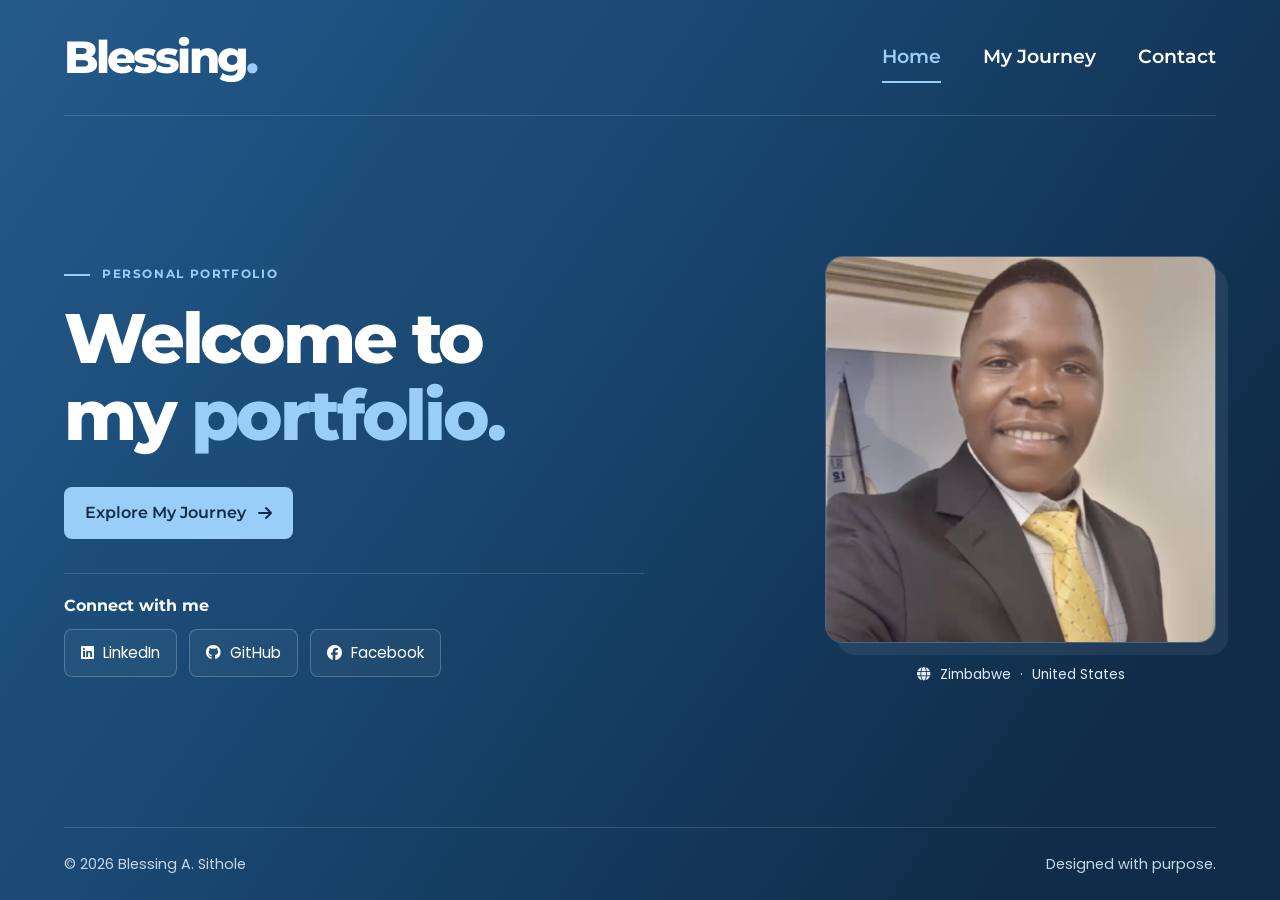
<file: index.html>
<!DOCTYPE html>
<html lang="en">
<head>
  <meta charset="UTF-8">
  <meta name="viewport" content="width=device-width, initial-scale=1.0">
  <meta name="theme-color" content="#102c49">

  <meta name="description" content="Blessing A. Sithole — Computer Science and Mathematics student at Keene State College exploring software engineering, machine learning, and AI.">

  <title>Blessing A. Sithole | Portfolio</title>

  <!-- Social media metadata -->
  <meta property="og:title" content="Blessing A. Sithole | Portfolio">
  <meta property="og:description" content="Explore Blessing Sithole's software engineering journey and work.">
  <meta property="og:image" content="https://blessing-dev1.github.io/Profile.png">
  <meta property="og:url" content="https://blessing-dev1.github.io/">
  <meta property="og:type" content="website">

  <!-- Fonts -->
  <link rel="preconnect" href="https://fonts.googleapis.com">
  <link rel="preconnect" href="https://fonts.gstatic.com" crossorigin>
  <link href="https://fonts.googleapis.com/css2?family=Montserrat:wght@500;600;700;800&family=Poppins:wght@400;500;600&display=swap" rel="stylesheet">

  <!-- Icons -->
  <link rel="stylesheet" href="https://cdnjs.cloudflare.com/ajax/libs/font-awesome/6.4.0/css/all.min.css">

  <!-- Homepage stylesheet -->
  <link rel="stylesheet" href="home.css?v=6">
</head>

<body>

  <a class="skip-link" href="#main">Skip to content</a>

  <div class="site-shell">

    <!-- Navigation -->
    <header class="site-header">

      <a class="site-logo" href="index.html"
         aria-label="Blessing Sithole, home">
        Blessing<span>.</span>
      </a>

      <nav class="site-nav" aria-label="Main navigation">
        <a href="index.html" aria-current="page">Home</a>
        <a href="MyJourney.html">My Journey</a>
        <a href="#contact">Contact</a>
      </nav>

    </header>

    <!-- Main content -->
    <main id="main">

      <section class="hero" aria-labelledby="intro-title">

        <div class="hero-copy">

          <p class="eyebrow">Personal Portfolio</p>

          <h1 id="intro-title">
            Welcome to<br>
            my <span>portfolio.</span>
          </h1>

          <div class="hero-actions">
            <a class="button button-primary" href="MyJourney.html">
              Explore My Journey
              <i class="fa-solid fa-arrow-right" aria-hidden="true"></i>
            </a>
          </div>

          <!-- Social connections -->
          <section class="contact" id="contact"
                   aria-labelledby="contact-title">

            <h2 id="contact-title">Connect with me</h2>

            <div class="social-links">

              <a href="https://www.linkedin.com/in/blessing-a-sithole-a567b829a"
                 target="_blank" rel="noopener noreferrer">
                <i class="fa-brands fa-linkedin" aria-hidden="true"></i>
                LinkedIn
              </a>

              <a href="https://github.com/Blessing-dev1"
                 target="_blank" rel="noopener noreferrer">
                <i class="fa-brands fa-github" aria-hidden="true"></i>
                GitHub
              </a>

              <a href="https://www.facebook.com/blessinga.sithole/"
                 target="_blank" rel="noopener noreferrer">
                <i class="fa-brands fa-facebook" aria-hidden="true"></i>
                Facebook
              </a>

            </div>

          </section>

        </div>

        <!-- Professional portrait -->
        <figure class="hero-portrait">

          <img src="Profile.png"
               alt="Blessing A. Sithole in a suit and yellow tie"
               fetchpriority="high">

          <figcaption>
            <i class="fa-solid fa-globe" aria-hidden="true"></i>
            Zimbabwe
            <span aria-hidden="true">·</span>
            United States
          </figcaption>

        </figure>

      </section>

    </main>

    <!-- Footer -->
    <footer class="site-footer">

      <span>
        © <span id="year">2026</span> Blessing A. Sithole
      </span>

      <span>Designed with purpose.</span>

    </footer>

  </div>

  <script>
    document.getElementById('year').textContent =
      new Date().getFullYear();
  </script>

</body>
</html>
</file>
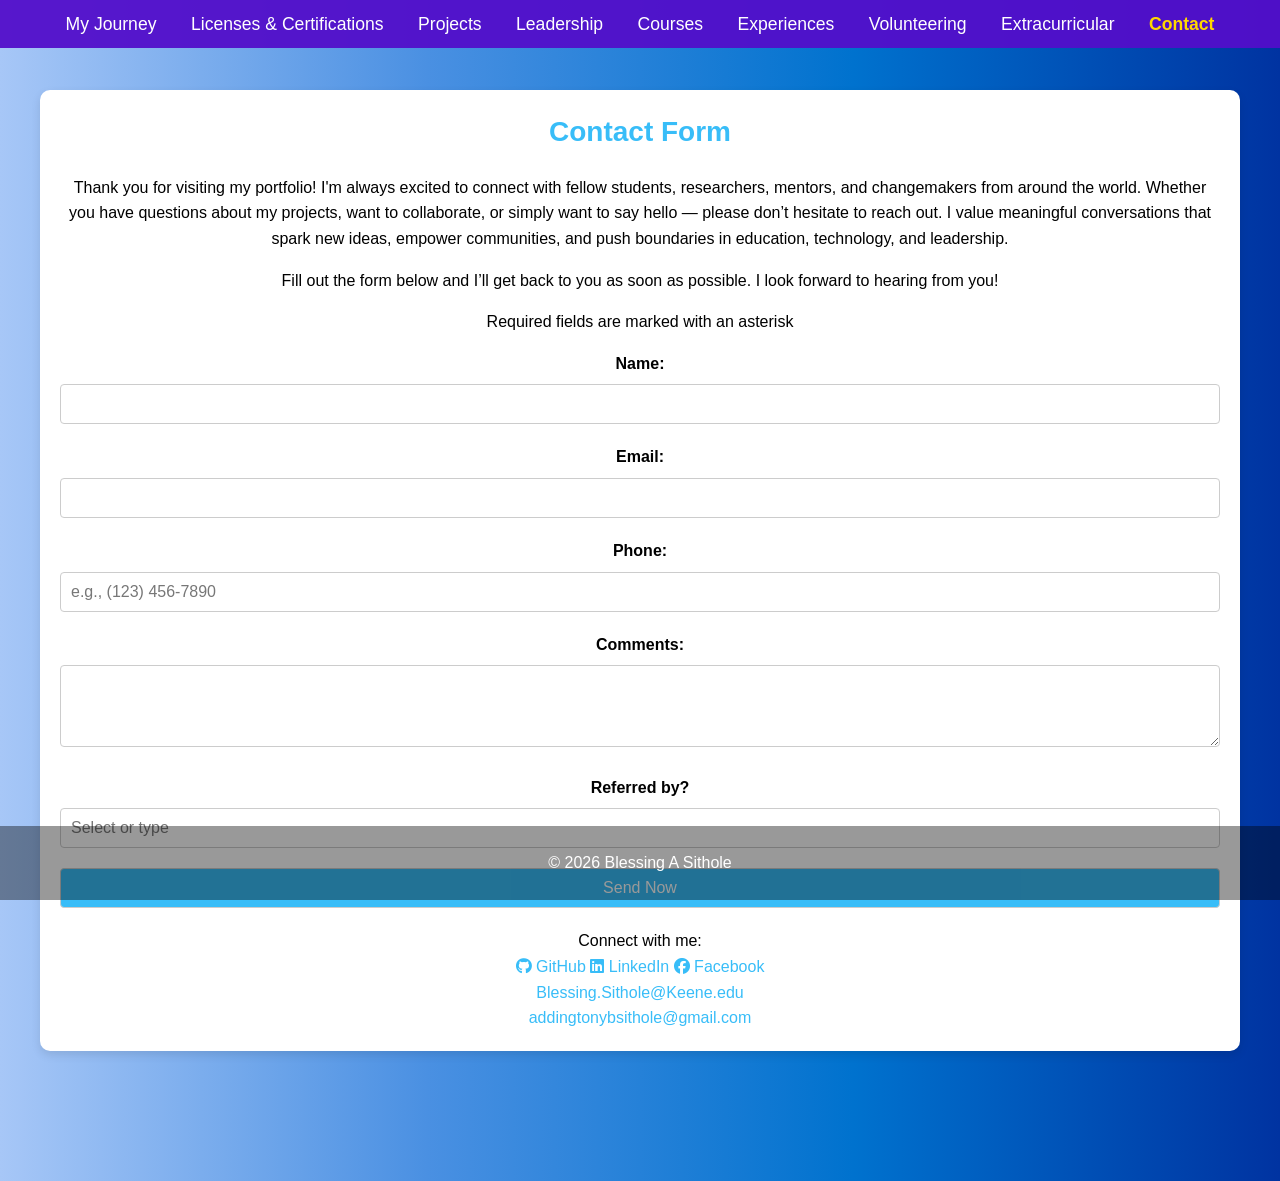
<file: Contact.html>
<!DOCTYPE html>
<html lang="en">
<head>
  <meta charset="UTF-8" />
  <meta name="viewport" content="width=device-width, initial-scale=1" />
  <title>Contact Form</title>
  <link rel="stylesheet" href="style.css" />
  <link
    rel="stylesheet"
    href="https://cdnjs.cloudflare.com/ajax/libs/font-awesome/6.4.0/css/all.min.css"
  />
  <meta name="description" content="Discover the inspiring journey of Blessing Sithole, born in Chipinge, Zimbabwe, and now studying in the United States. Explore achievements, academic projects in mathematics and computer science, leadership roles, and efforts to uplift under-resourced communities through education and technology." />
</head>
<body class="blue-bg">

</header>

 <nav>
    <button id="menu-toggle" aria-label="Toggle Menu">☰</button>
    <ul id="nav-links">
      <li><a href="index.html">My Journey</a></li>
      <li><a href="Licenses & Certifications.html">Licenses & Certifications</a></li>
      <li><a href="Projects.html">Projects</a></li>
      <li><a href="Leadership.html">Leadership</a></li>
      <li><a href="Courses.html">Courses</a></li>
      <li><a href="Experiences.html">Experiences</a></li>
      <li><a href="Volunteering.html">Volunteering</a></li>
      <li><a href="Extracurricular.html">Extracurricular</a></li>
      <li><a href="Contact.html">Contact</a></li>
    </ul>
  </nav>

  <script>
    document.getElementById('menu-toggle').addEventListener('click', function () {
      const navLinks = document.getElementById('nav-links');
      navLinks.classList.toggle('show');
    });
  </script>

  <main>
    <h2>Contact Form</h2>
    <p style="margin-bottom: 1em;">
  Thank you for visiting my portfolio! I'm always excited to connect with fellow students, researchers, mentors, and changemakers from around the world. 
  Whether you have questions about my projects, want to collaborate, or simply want to say hello — please don’t hesitate to reach out. 
  I value meaningful conversations that spark new ideas, empower communities, and push boundaries in education, technology, and leadership.
</p>

<p style="margin-bottom: 1em;">
  Fill out the form below and I’ll get back to you as soon as possible. I look forward to hearing from you!
</p>

<p style="margin-bottom: 1em;">
  Required fields are marked with an asterisk<span class="required"></span>
</p>

<form action="https://formspree.io/f/xvgrknvw" method="POST">
  <!-- Required Fields -->
  <label for="myName" class="required">Name:</label>
  <input type="text" id="myName" name="Name" required />

  <label for="myEmail" class="required">Email:</label>
  <input type="email" id="myEmail" name="Email" required />
  <!-- Optional Fields (no class needed) -->
  <label for="myPhone">Phone:</label>
  <input type="tel" id="myPhone" name="Phone" placeholder="e.g., (123) 456-7890" />


  <label for="myComments" class="required">Comments:</label>
  <textarea id="myComments" name="Message" rows="4" required></textarea>

  
  <label for="myReferral">Referred by?</label>
  <input type="text" id="myReferral" name="Referral" list="referralOptions" placeholder="Select or type" />
  <datalist id="referralOptions">
    <option value="Friend">
    <option value="Social Media">
    <option value="Google Search">
    <option value="Event">
  </datalist>

  <!-- Hidden spam trap and redirect -->
  <input type="hidden" name="_next" value="https://addingtony.github.io/thank-you.html" />
  <input type="text" name="_gotcha" style="display:none" />

  <input type="submit" value="Send Now" id="mySubmit" />
</form>

<p>Connect with me:</p>
  <div class="social-links">
    <a href="https://github.com/Blessing-dev1" target="_blank" rel="noopener noreferrer">
      <i class="fab fa-github"></i> GitHub
    </a>
    <a href="https://www.linkedin.com/in/blessing-a-sithole-a567b829a" target="_blank" rel="noopener noreferrer">
      <i class="fab fa-linkedin"></i> LinkedIn
    </a>
    <a href="https://www.facebook.com/blessinga.sithole/" target="_blank" rel="noopener noreferrer">
      <i class="fab fa-facebook"></i> Facebook
    </a>
  </div>
  <a href="mailto:Blessing.Sithole@Keene.edu">Blessing.Sithole@Keene.edu</a><br />
  <a href="mailto:addingtonybsithole@gmail.com">addingtonybsithole@gmail.com</a>
    
  </main>

  <footer>
  <p>&copy; 2026 Blessing A Sithole</p>
</footer>



  <script>
  // Mobile menu toggle
  document.getElementById('menu-toggle').addEventListener('click', function () {
    document.getElementById('nav-links').classList.toggle('show');
  });

  // Active nav highlighting
  const currentPage = decodeURIComponent(
    location.pathname.split("/").pop() || "index.html"
  ).toLowerCase();

  document.querySelectorAll("nav a").forEach(link => {
    const linkPage = decodeURIComponent(link.getAttribute("href")).toLowerCase();
    if (linkPage === currentPage) {
      link.classList.add("active");
    }
  });
</script>


</body>
</html>
</file>
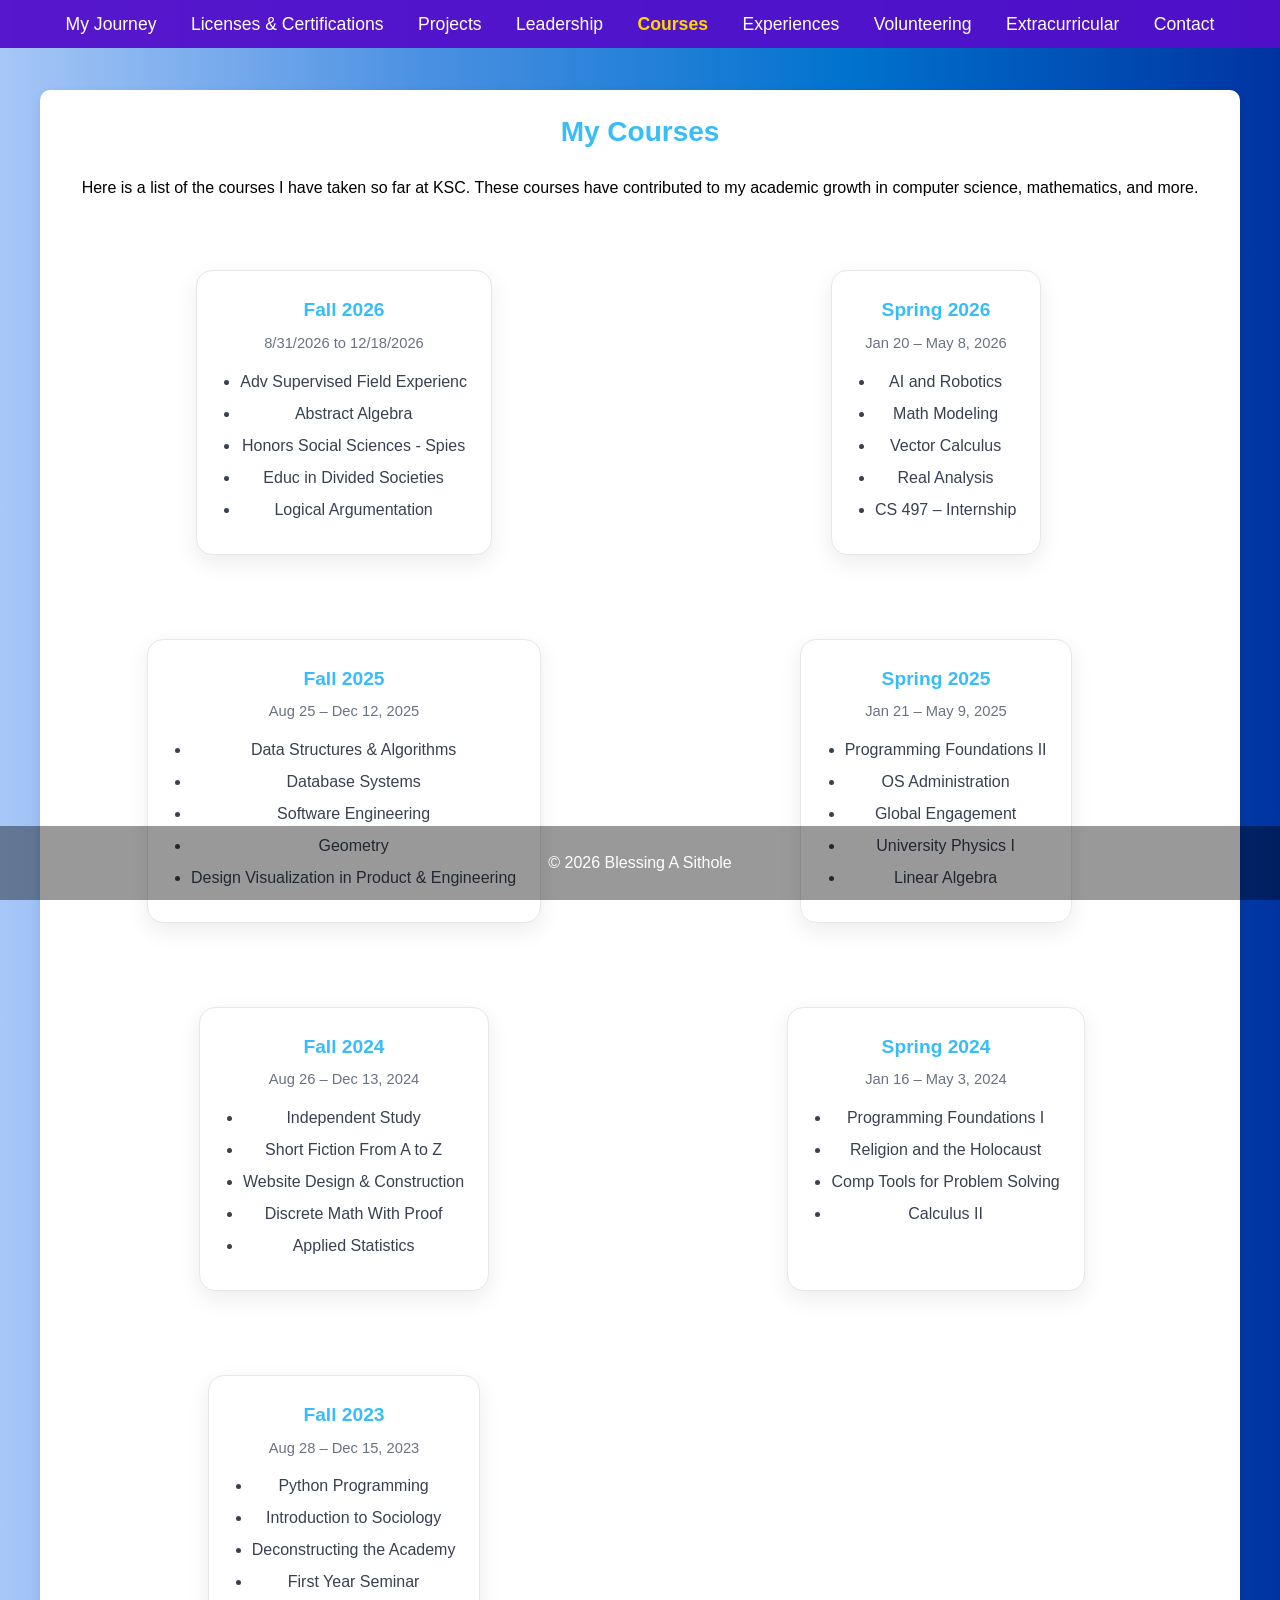
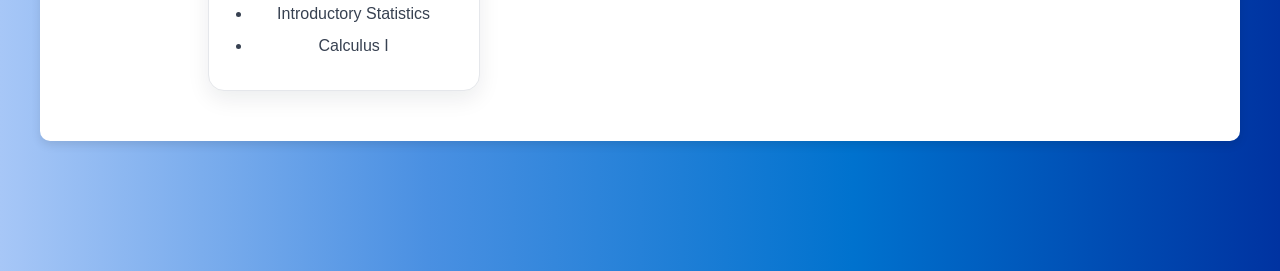
<file: Courses.html>
<!DOCTYPE html>
<html lang="en">
<head>
  <meta charset="UTF-8">
  <meta name="viewport" content="width=device-width, initial-scale=1.0">
  <title>My Courses</title>
  <link rel="stylesheet" href="style.css">
  <link 
    rel="stylesheet" 
    href="https://cdnjs.cloudflare.com/ajax/libs/font-awesome/6.4.0/css/all.min.css" 
  />
</head>
<body class="blue-bg">

  <!-- Navigation Bar -->
  <nav>
    <button id="menu-toggle" aria-label="Toggle Menu">☰</button>
    <ul id="nav-links">
      <li><a href="index.html">My Journey</a></li>
      <li><a href="Licenses & Certifications.html">Licenses & Certifications</a></li>
      <li><a href="Projects.html">Projects</a></li>
      <li><a href="Leadership.html">Leadership</a></li>
      <li><a href="Courses.html">Courses</a></li>
      <li><a href="Experiences.html">Experiences</a></li>
      <li><a href="Volunteering.html">Volunteering</a></li>
      <li><a href="Extracurricular.html">Extracurricular</a></li>
      <li><a href="Contact.html">Contact</a></li>
    </ul>
  </nav>

  <!-- Main Content -->
  <main>
    <h2>My Courses</h2>
    <p class="intro-text">
      Here is a list of the courses I have taken so far at KSC. 
      These courses have contributed to my academic growth in computer science, mathematics, and more.
    </p>

    <!-- Semester Grid -->
<div class="semesters-container">
  <section class="semester-card">
    <h3>Fall 2026</h3>
    <p class="date">8/31/2026 to 12/18/2026</p>
    <ul>
      <li>Adv Supervised Field Experienc </li>
      <li>Abstract Algebra</li>
      <li>Honors Social Sciences - Spies</li>
      <li>Educ in Divided Societies</li>
      <li>Logical Argumentation</li>
    </ul>
  </section>

  <section class="semester-card">
    <h3>Spring 2026 </h3>
    <p class="date">Jan 20 – May 8, 2026</p>
    <ul>
      <li>AI and Robotics</li>
      <li>Math Modeling</li>
      <li>Vector Calculus</li>
      <li>Real Analysis</li>
      <li>CS 497 – Internship</li>
    </ul>
  </section>

  <section class="semester-card">
    <h3>Fall 2025</h3>
    <p class="date">Aug 25 – Dec 12, 2025</p>
    <ul>
      <li>Data Structures & Algorithms</li>
      <li>Database Systems</li>
      <li>Software Engineering</li>
      <li>Geometry</li>
      <li>Design Visualization in Product & Engineering</li>
    </ul>
  </section>

  <section class="semester-card">
    <h3>Spring 2025</h3>
    <p class="date">Jan 21 – May 9, 2025</p>
    <ul>
      <li>Programming Foundations II</li>
      <li>OS Administration</li>
      <li>Global Engagement</li>
      <li>University Physics I</li>
      <li>Linear Algebra</li>
    </ul>
  </section>

  <section class="semester-card">
    <h3>Fall 2024</h3>
    <p class="date">Aug 26 – Dec 13, 2024</p>
    <ul>
      <li>Independent Study</li>
      <li>Short Fiction From A to Z</li>
      <li>Website Design & Construction</li>
      <li>Discrete Math With Proof</li>
      <li>Applied Statistics</li>
    </ul>
  </section>

  <section class="semester-card">
    <h3>Spring 2024</h3>
    <p class="date">Jan 16 – May 3, 2024</p>
    <ul>
      <li>Programming Foundations I</li>
      <li>Religion and the Holocaust</li>
      <li>Comp Tools for Problem Solving</li>
      <li>Calculus II</li>
    </ul>
  </section>

  <section class="semester-card">
    <h3>Fall 2023</h3>
    <p class="date">Aug 28 – Dec 15, 2023</p>
    <ul>
      <li>Python Programming</li>
      <li>Introduction to Sociology</li>
      <li>Deconstructing the Academy</li>
      <li>First Year Seminar</li>
      <li>Introductory Statistics</li>
      <li>Calculus I</li>
    </ul>
  </section>

</div>
  </main>

  <!-- Footer -->
  <footer>
    <p>&copy; 2026 Blessing A Sithole</p>
  </footer>

  <script>
  // Mobile menu toggle
  document.getElementById('menu-toggle').addEventListener('click', function () {
    document.getElementById('nav-links').classList.toggle('show');
  });

  // Active nav highlighting
  const currentPage = decodeURIComponent(
    location.pathname.split("/").pop() || "index.html"
  ).toLowerCase();

  document.querySelectorAll("nav a").forEach(link => {
    const linkPage = decodeURIComponent(link.getAttribute("href")).toLowerCase();
    if (linkPage === currentPage) {
      link.classList.add("active");
    }
  });
</script>

</body>
</html>
</file>
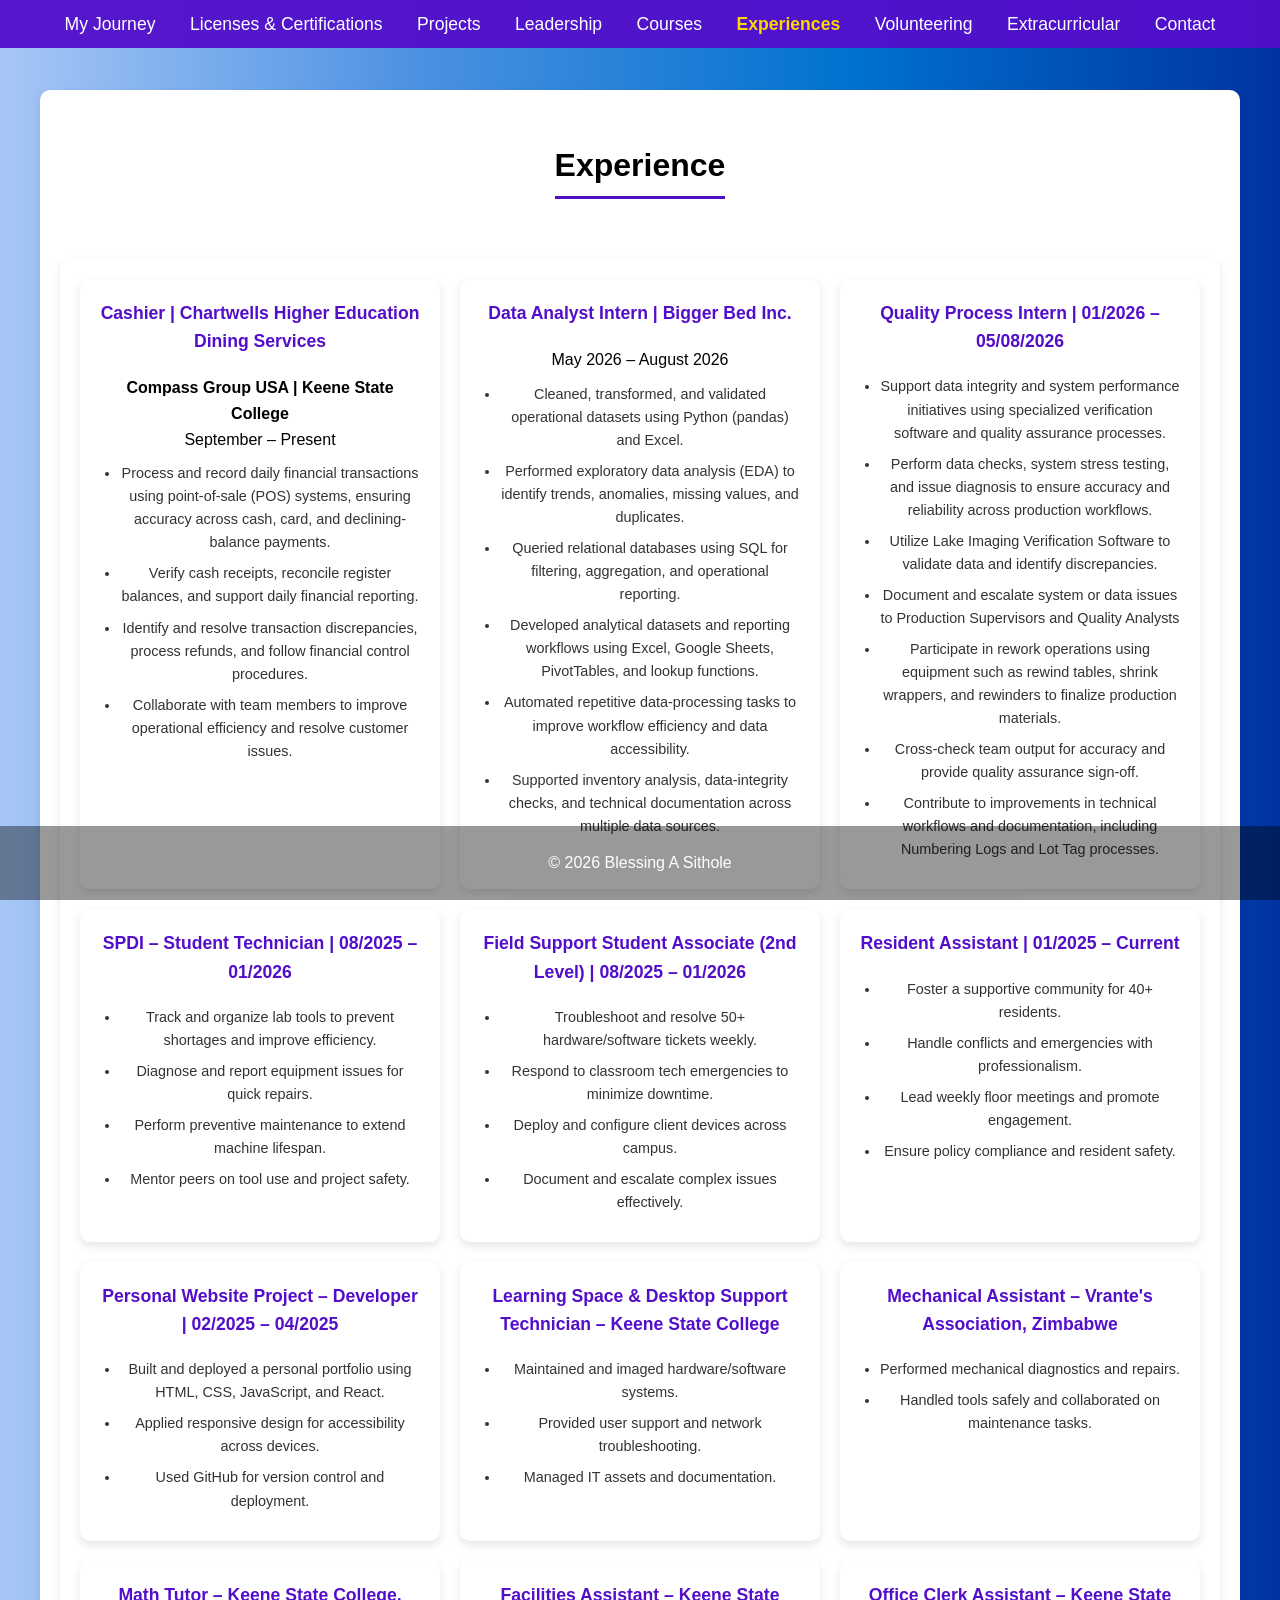
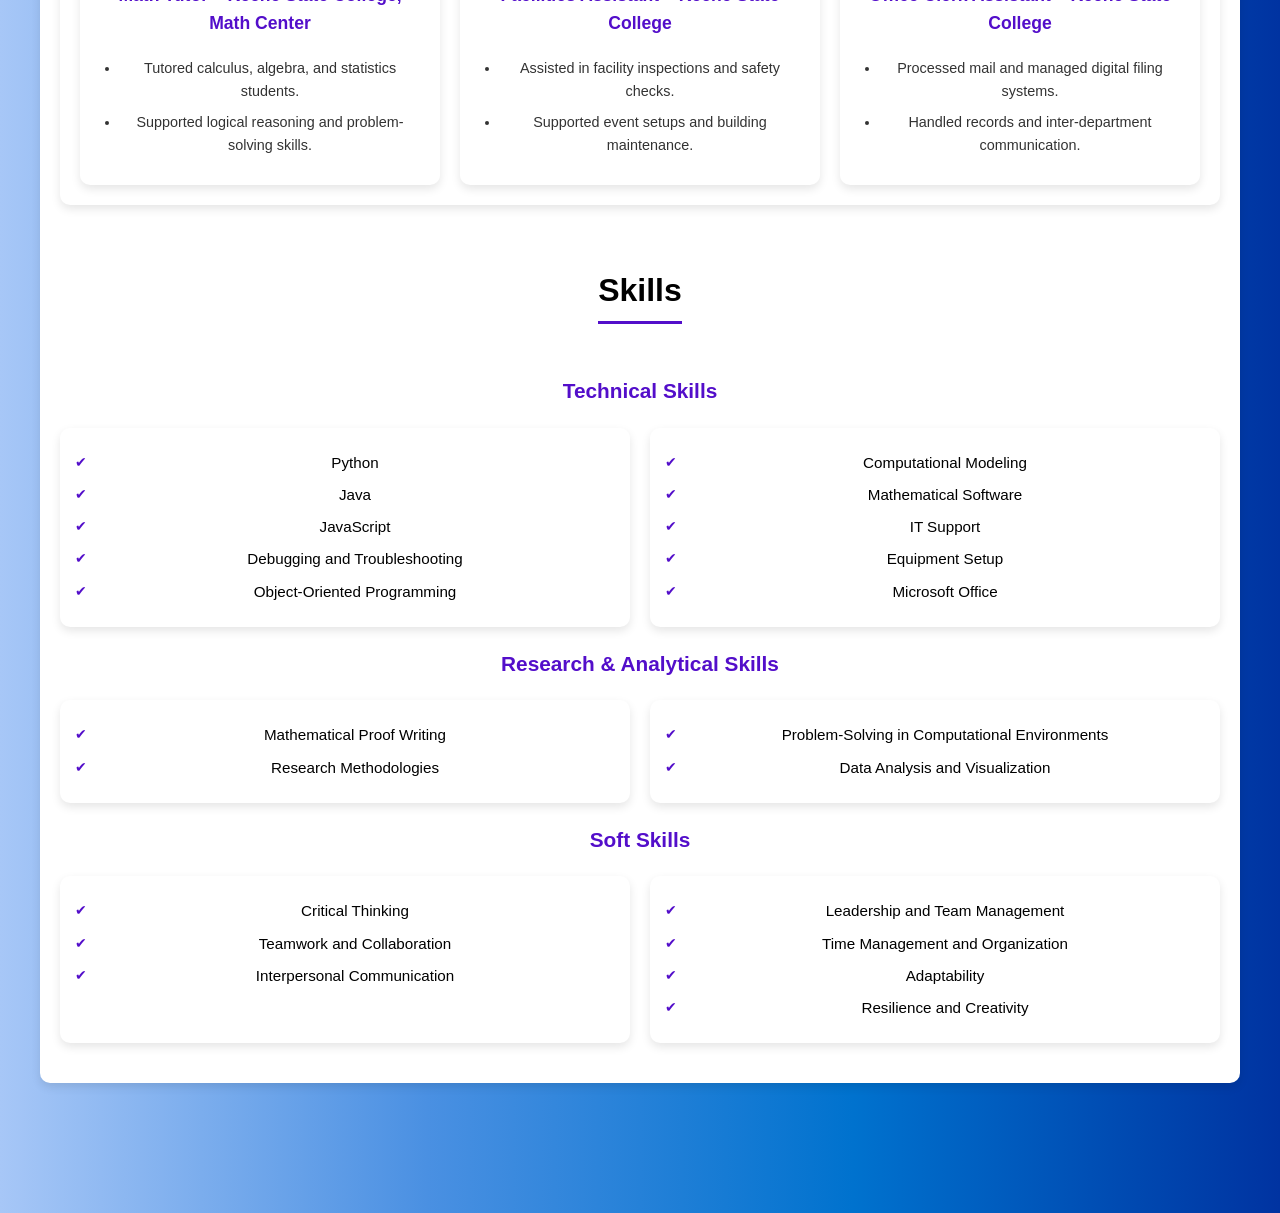
<file: Experiences.html>
<!DOCTYPE html>
<html lang="en">
<head>
  <meta charset="UTF-8">
  <meta name="viewport" content="width=device-width, initial-scale=1.0">
  <title>Skills & Experience</title>
  <link rel="stylesheet" href="style.css">
  <link rel="stylesheet"
    href="https://cdnjs.cloudflare.com/ajax/libs/font-awesome/6.4.0/css/all.min.css"/>
  <style>
    /* Page Headings */
    h2.page-title {
      text-align: center;
      margin: 30px 0;
      font-size: 2rem;
      color: #000;
      border-bottom: 3px solid #530eca;
      display: inline-block;
      padding-bottom: 5px;
    }

    h3 {
      color: #530eca;
      margin-top: 20px;
    }

    /* Skills Grid */
    .skills-grid {
      display: grid;
      grid-template-columns: repeat(auto-fit, minmax(220px, 1fr));
      gap: 20px;
      margin: 20px 0;
    }

    .skills-list {
      background: #fff;
      color: #000;
      padding: 15px;
      border-radius: 10px;
      box-shadow: 0 4px 10px rgba(0,0,0,0.1);
      list-style: none;
    }

    .skills-list li {
      margin: 8px 0;
      font-size: 0.95rem;
      position: relative;
      padding-left: 20px;
    }

    .skills-list li::before {
      content: "✔";
      color: #530eca;
      position: absolute;
      left: 0;
      font-size: 0.9rem;
    }

    /* Experience Grid */
    .experience-grid {
      display: grid;
      grid-template-columns: repeat(auto-fit, minmax(280px, 1fr));
      gap: 20px;
      margin-top: 30px;
    }

    .job-skill {
      background: #fff;
      color: #000;
      padding: 20px;
      border-radius: 10px;
      box-shadow: 0 4px 10px rgba(0,0,0,0.1);
      transition: transform 0.2s ease, box-shadow 0.2s ease;
    }

    .job-skill:hover {
      transform: translateY(-5px);
      box-shadow: 0 6px 15px rgba(0,0,0,0.15);
    }

    .job-skill h3 {
      margin-top: 0;
      font-size: 1.1rem;
      color: #530eca;
    }

    .job-skill ul {
      margin-top: 10px;
      padding-left: 20px;
    }

    .job-skill ul li {
      margin-bottom: 8px;
      font-size: 0.9rem;
      color: #333;
    }
  </style>
</head>
<body class="blue-bg">

  <!-- Navigation -->
  <nav>
    <button id="menu-toggle" aria-label="Toggle Menu">☰</button>
    <ul id="nav-links">
      <li><a href="index.html">My Journey</a></li>
      <li><a href="Licenses & Certifications.html">Licenses & Certifications</a></li>
      <li><a href="Projects.html">Projects</a></li>
      <li><a href="Leadership.html">Leadership</a></li>
      <li><a href="Courses.html">Courses</a></li>
      <li><a href="Experiences.html">Experiences</a></li>
      <li><a href="Volunteering.html">Volunteering</a></li>
      <li><a href="Extracurricular.html">Extracurricular</a></li>
      <li><a href="Contact.html">Contact</a></li>
    </ul>
  </nav>

  <main>
    <!-- Experience Section -->
    <!-- Experience Section -->
<h2 class="page-title">Experience</h2>
<section class="experience-grid">


  <div class="job-skill">
  <h3>Cashier | Chartwells Higher Education Dining Services</h3>
  <p><strong>Compass Group USA | Keene State College</strong></p>
  <p>September – Present</p>
  <ul>
    <li>Process and record daily financial transactions using point-of-sale (POS) systems, ensuring accuracy across cash, card, and declining-balance payments.</li>
    <li>Verify cash receipts, reconcile register balances, and support daily financial reporting.</li>
    <li>Identify and resolve transaction discrepancies, process refunds, and follow financial control procedures.</li>
    <li>Collaborate with team members to improve operational efficiency and resolve customer issues.</li>
  </ul>
</div>

<div class="job-skill">
  <h3>Data Analyst Intern | Bigger Bed Inc.</h3>
  <p>May 2026 – August 2026</p>
  <ul>
    <li>Cleaned, transformed, and validated operational datasets using Python (pandas) and Excel.</li>
    <li>Performed exploratory data analysis (EDA) to identify trends, anomalies, missing values, and duplicates.</li>
    <li>Queried relational databases using SQL for filtering, aggregation, and operational reporting.</li>
    <li>Developed analytical datasets and reporting workflows using Excel, Google Sheets, PivotTables, and lookup functions.</li>
    <li>Automated repetitive data-processing tasks to improve workflow efficiency and data accessibility.</li>
    <li>Supported inventory analysis, data-integrity checks, and technical documentation across multiple data sources.</li>
  </ul>
</div>  
  
  <div class="job-skill">
    <h3>Quality Process Intern | 01/2026 – 05/08/2026</h3>
    <ul>

    <li>Support data integrity and system performance initiatives using specialized verification software and quality assurance processes.</li>
      <li>Perform data checks, system stress testing, and issue diagnosis to ensure accuracy and reliability across production workflows.</li>
      <li>Utilize Lake Imaging Verification Software to validate data and identify discrepancies.</li>
      <li>Document and escalate system or data issues to Production Supervisors and Quality Analysts</li>
      <li>Participate in rework operations using equipment such as rewind tables, shrink wrappers, and rewinders to finalize production materials.</li>
      <li>Cross-check team output for accuracy and provide quality assurance sign-off.</li>
      <li>Contribute to improvements in technical workflows and documentation, including Numbering Logs and Lot Tag processes.</li>
    </ul>
  </div>
  
  <div class="job-skill">
    <h3>SPDI – Student Technician | 08/2025 – 01/2026</h3>
    <ul>
      <li>Track and organize lab tools to prevent shortages and improve efficiency.</li>
      <li>Diagnose and report equipment issues for quick repairs.</li>
      <li>Perform preventive maintenance to extend machine lifespan.</li>
      <li>Mentor peers on tool use and project safety.</li>
    </ul>
  </div>

  <div class="job-skill">
    <h3>Field Support Student Associate (2nd Level) | 08/2025 – 01/2026</h3>
    <ul>
      <li>Troubleshoot and resolve 50+ hardware/software tickets weekly.</li>
      <li>Respond to classroom tech emergencies to minimize downtime.</li>
      <li>Deploy and configure client devices across campus.</li>
      <li>Document and escalate complex issues effectively.</li>
    </ul>
  </div>

  <div class="job-skill">
    <h3>Resident Assistant | 01/2025 – Current</h3>
    <ul>
      <li>Foster a supportive community for 40+ residents.</li>
      <li>Handle conflicts and emergencies with professionalism.</li>
      <li>Lead weekly floor meetings and promote engagement.</li>
      <li>Ensure policy compliance and resident safety.</li>
    </ul>
  </div>

  <div class="job-skill">
    <h3>Personal Website Project – Developer | 02/2025 – 04/2025</h3>
    <ul>
      <li>Built and deployed a personal portfolio using HTML, CSS, JavaScript, and React.</li>
      <li>Applied responsive design for accessibility across devices.</li>
      <li>Used GitHub for version control and deployment.</li>
    </ul>
  </div>

  <div class="job-skill">
    <h3>Learning Space & Desktop Support Technician – Keene State College</h3>
    <ul>
      <li>Maintained and imaged hardware/software systems.</li>
      <li>Provided user support and network troubleshooting.</li>
      <li>Managed IT assets and documentation.</li>
    </ul>
  </div>

  <div class="job-skill">
    <h3>Mechanical Assistant – Vrante's Association, Zimbabwe</h3>
    <ul>
      <li>Performed mechanical diagnostics and repairs.</li>
      <li>Handled tools safely and collaborated on maintenance tasks.</li>
    </ul>
  </div>

  <div class="job-skill">
    <h3>Math Tutor – Keene State College, Math Center</h3>
    <ul>
      <li>Tutored calculus, algebra, and statistics students.</li>
      <li>Supported logical reasoning and problem-solving skills.</li>
    </ul>
  </div>

  <div class="job-skill">
    <h3>Facilities Assistant – Keene State College</h3>
    <ul>
      <li>Assisted in facility inspections and safety checks.</li>
      <li>Supported event setups and building maintenance.</li>
    </ul>
  </div>

  <div class="job-skill">
    <h3>Office Clerk Assistant – Keene State College</h3>
    <ul>
      <li>Processed mail and managed digital filing systems.</li>
      <li>Handled records and inter-department communication.</li>
    </ul>
  </div>

</section>

  <!-- Skills Section -->
  
    <h2 class="page-title">Skills</h2>

    <h3>Technical Skills</h3>
    <div class="skills-grid">
      <ul class="skills-list">
        <li>Python</li>
        <li>Java</li>
        <li>JavaScript</li>
        <li>Debugging and Troubleshooting</li>
        <li>Object-Oriented Programming</li>
      </ul>
      <ul class="skills-list">
        <li>Computational Modeling</li>
        <li>Mathematical Software</li>
        <li>IT Support</li>
        <li>Equipment Setup</li>
        <li>Microsoft Office</li>
      </ul>
    </div>

    <h3>Research & Analytical Skills</h3>
    <div class="skills-grid">
      <ul class="skills-list">
        <li>Mathematical Proof Writing</li>
        <li>Research Methodologies</li>
      </ul>
      <ul class="skills-list">
        <li>Problem-Solving in Computational Environments</li>
        <li>Data Analysis and Visualization</li>
      </ul>
    </div>

    <h3>Soft Skills</h3>
    <div class="skills-grid">
      <ul class="skills-list">
        <li>Critical Thinking</li>
        <li>Teamwork and Collaboration</li>
        <li>Interpersonal Communication</li>
      </ul>
      <ul class="skills-list">
        <li>Leadership and Team Management</li>
        <li>Time Management and Organization</li>
        <li>Adaptability</li>
        <li>Resilience and Creativity</li>
      </ul>
    </div>

  
  </main>

  <!-- Footer -->
  <footer>
    <p>&copy; 2026 Blessing A Sithole</p>
  </footer>

 <script>
  // Mobile menu toggle
  document.getElementById('menu-toggle').addEventListener('click', function () {
    document.getElementById('nav-links').classList.toggle('show');
  });

  // Active nav highlighting
  const currentPage = decodeURIComponent(
    location.pathname.split("/").pop() || "index.html"
  ).toLowerCase();

  document.querySelectorAll("nav a").forEach(link => {
    const linkPage = decodeURIComponent(link.getAttribute("href")).toLowerCase();
    if (linkPage === currentPage) {
      link.classList.add("active");
    }
  });
</script>


</body>
</html>
</file>
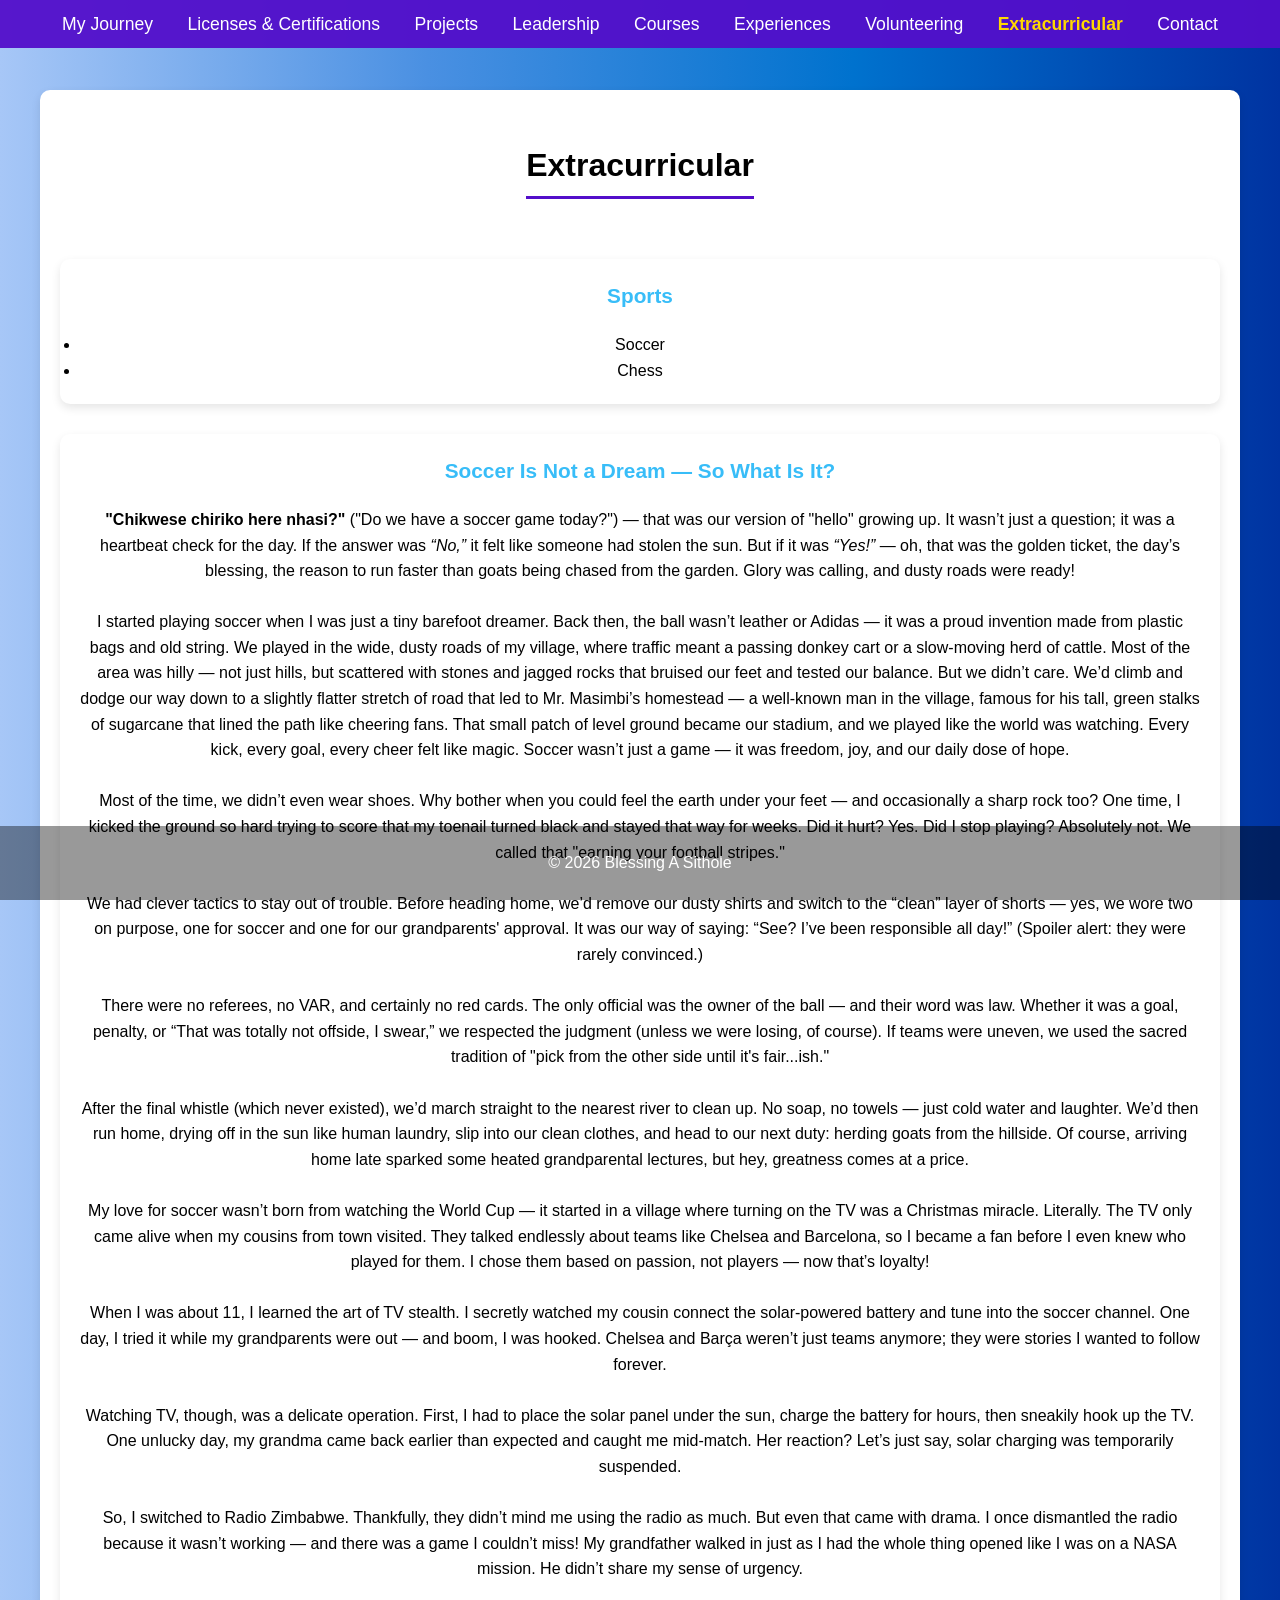
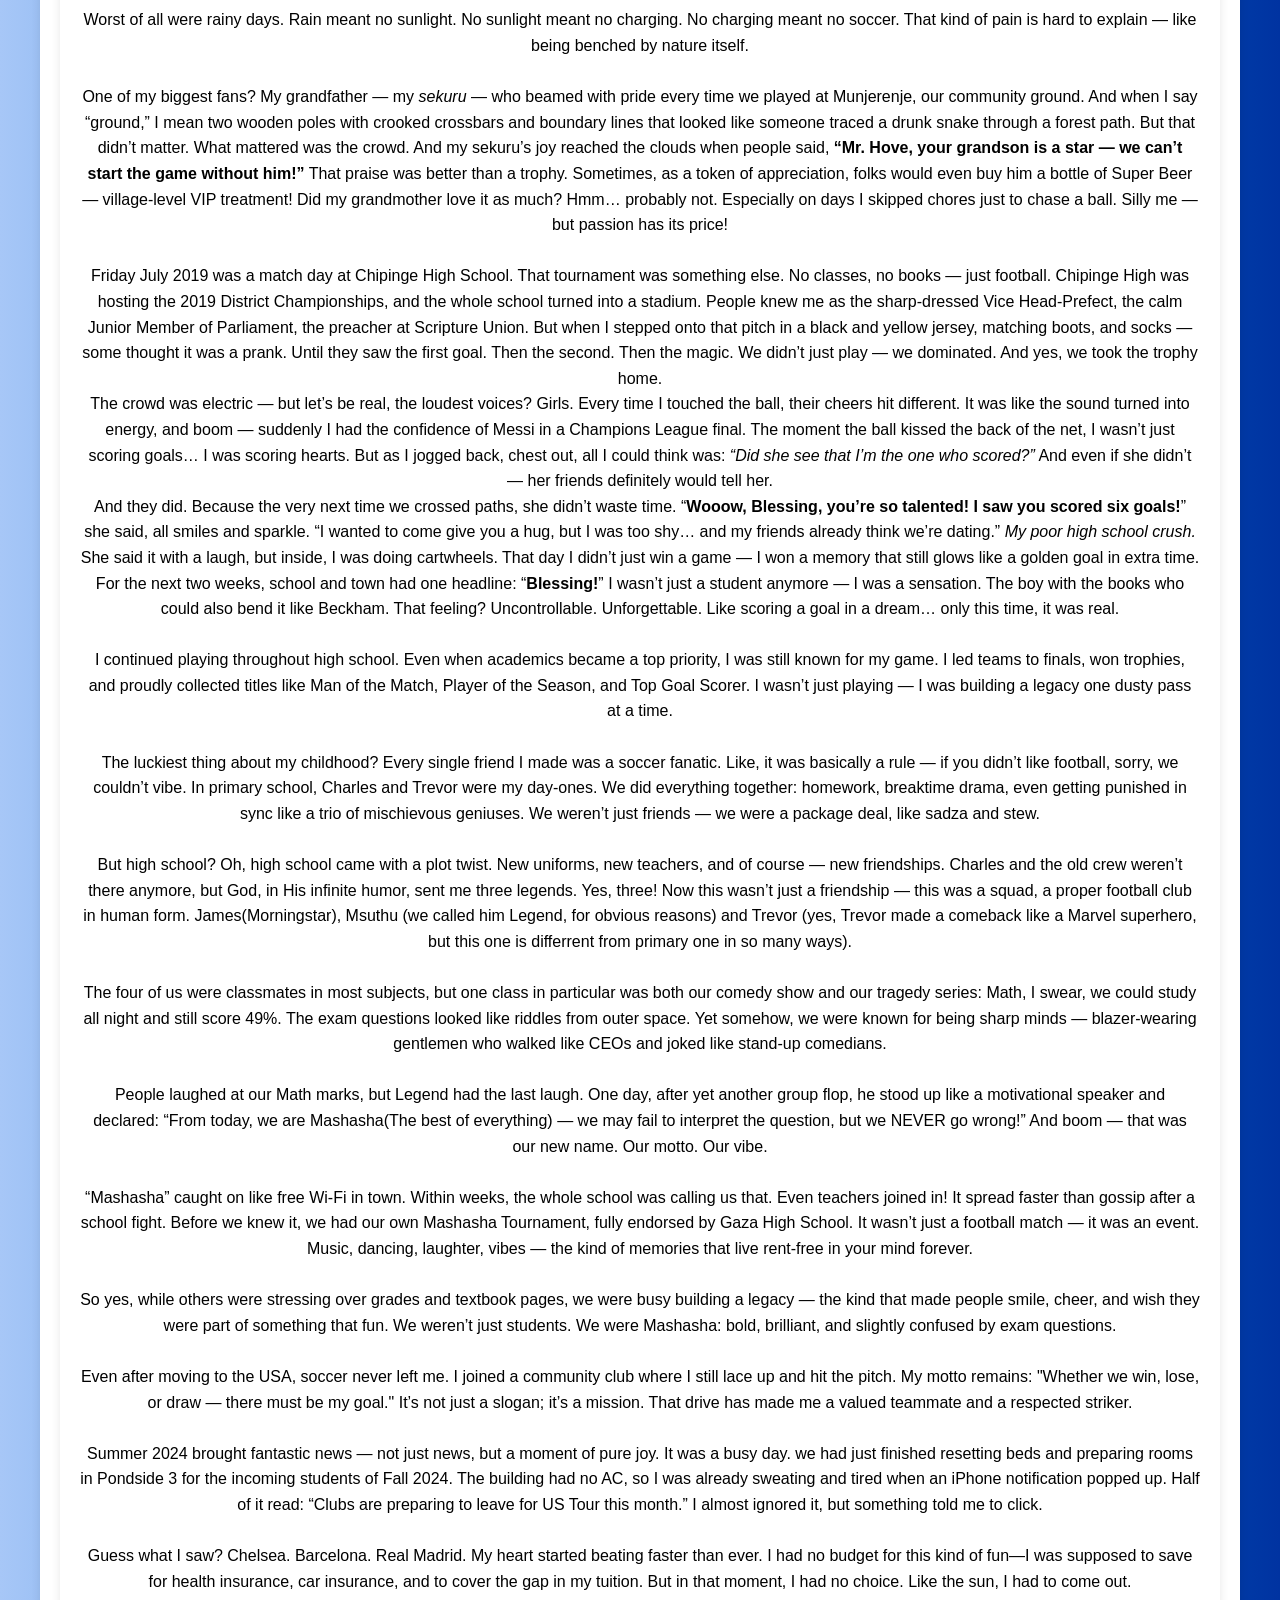
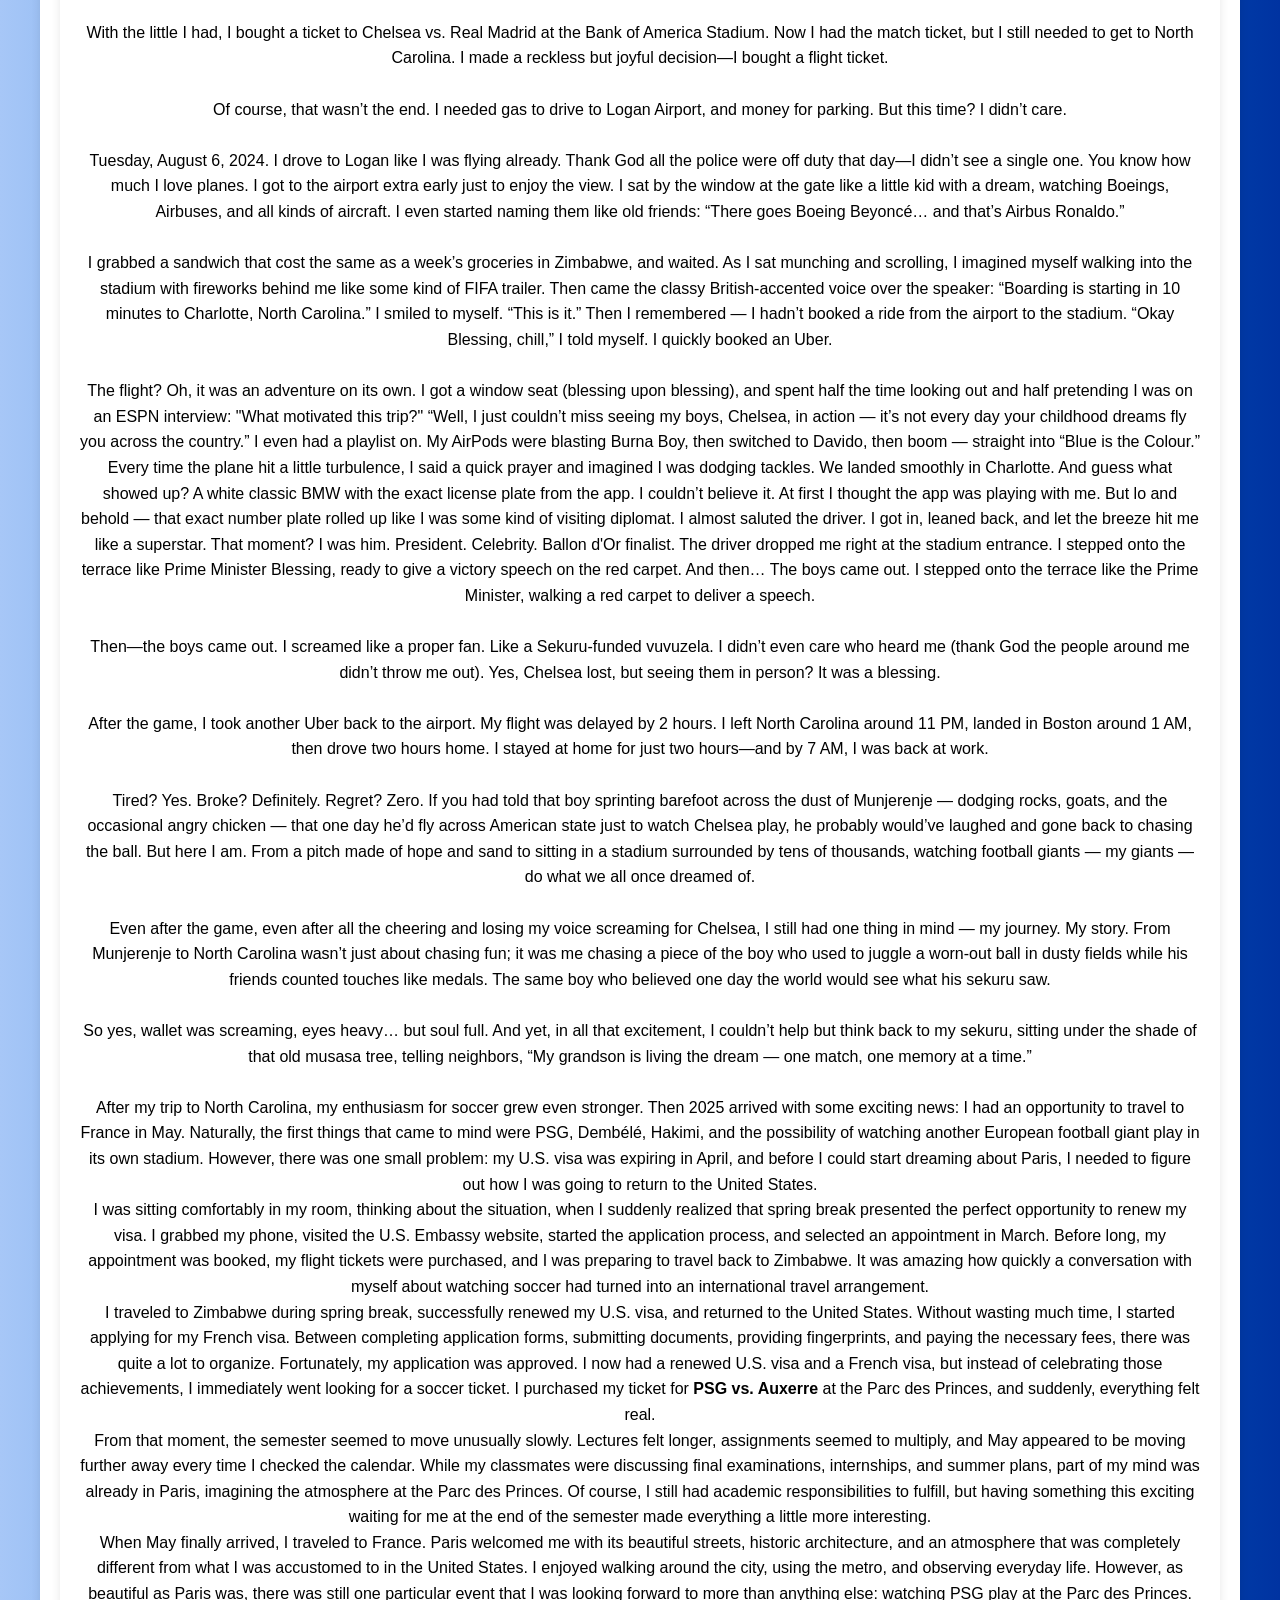
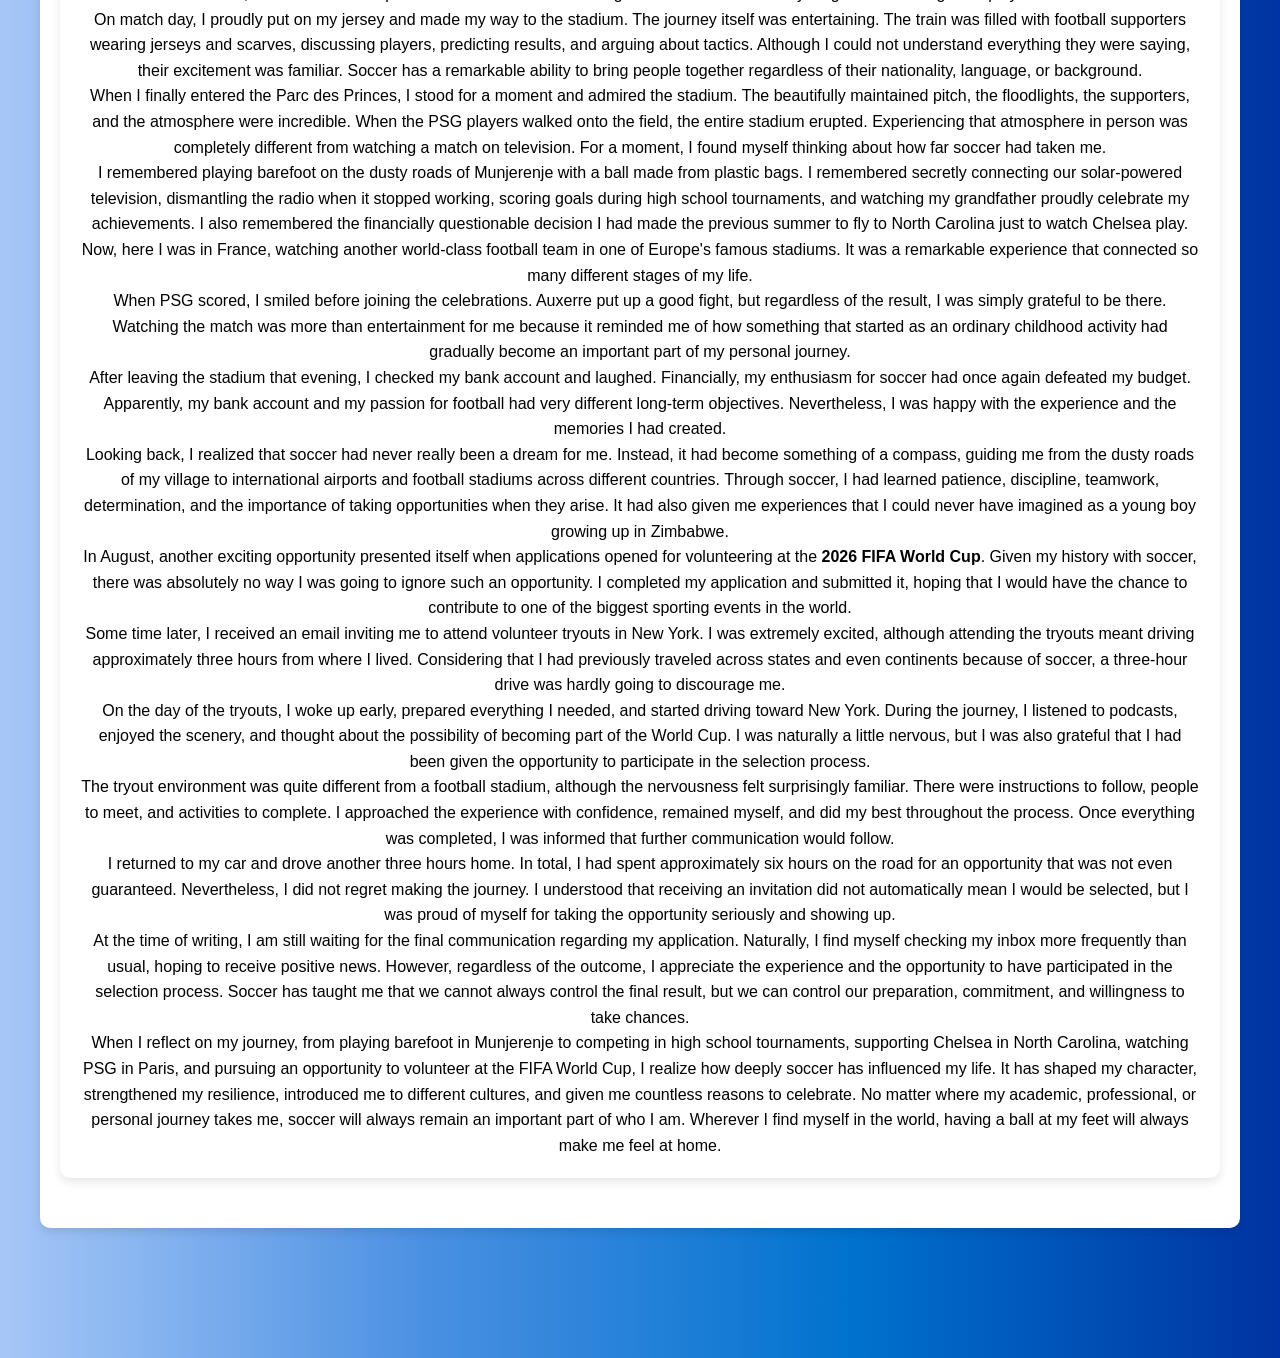
<file: Extracurricular.html>
<!DOCTYPE html>
<html lang="en">
<head>
  <meta charset="UTF-8" />
  <meta name="viewport" content="width=device-width, initial-scale=1.0" />
  <title>Extracurricular</title>
  <link rel="stylesheet" href="style.css" />
  <link
    rel="stylesheet"
    href="https://cdnjs.cloudflare.com/ajax/libs/font-awesome/6.4.0/css/all.min.css"
  />
</head>
<body class="blue-bg">

  <!-- Navigation Bar -->
  <nav>
    <button id="menu-toggle" aria-label="Toggle Menu">☰</button>
    <ul id="nav-links">
      <li><a href="index.html">My Journey</a></li>
      <li><a href="Licenses & Certifications.html">Licenses & Certifications</a></li>
      <li><a href="Projects.html">Projects</a></li>
      <li><a href="Leadership.html">Leadership</a></li>
      <li><a href="Courses.html">Courses</a></li>
      <li><a href="Experiences.html">Experiences</a></li>
      <li><a href="Volunteering.html">Volunteering</a></li>
      <li><a href="Extracurricular.html">Extracurricular</a></li>
      <li><a href="Contact.html">Contact</a></li>
    </ul>
  </nav>

  <!-- Main Content -->
  <main>
    <h2 class="page-title">Extracurricular</h2>

    <!-- Sports Summary -->
    <section class="card-section">
      <h3>Sports</h3>
      <ul>
        <li>Soccer</li>
        <li>Chess</li>
      </ul>
    </section>

    <!-- Soccer Story -->
    <section class="card-section long-text">
      <h3>Soccer Is Not a Dream — So What Is It?</h3>
      <p> <strong>"Chikwese chiriko here nhasi?"</strong> ("Do we have a soccer game today?") — that was our version of "hello" growing up. It wasn’t just a question; it was a heartbeat check for the day. If the answer was <em>“No,”</em> it felt like someone had stolen the sun. But if it was <em>“Yes!”</em> — oh, that was the golden ticket, the day’s blessing, the reason to run faster than goats being chased from the garden. Glory was calling, and dusty roads were ready! </p> 
      <br> 
      <p> I started playing soccer when I was just a tiny barefoot dreamer. Back then, the ball wasn’t leather or Adidas — it was a proud invention made from plastic bags and old string. We played in the wide, dusty roads of my village, where traffic meant a passing donkey cart or a slow-moving herd of cattle. Most of the area was hilly — not just hills, but scattered with stones and jagged rocks that bruised our feet and tested our balance. But we didn’t care. We’d climb and dodge our way down to a slightly flatter stretch of road that led to Mr. Masimbi’s homestead — a well-known man in the village, famous for his tall, green stalks of sugarcane that lined the path like cheering fans. That small patch of level ground became our stadium, and we played like the world was watching. Every kick, every goal, every cheer felt like magic. Soccer wasn’t just a game — it was freedom, joy, and our daily dose of hope. </p> <br> 
      <p> Most of the time, we didn’t even wear shoes. Why bother when you could feel the earth under your feet — and occasionally a sharp rock too? One time, I kicked the ground so hard trying to score that my toenail turned black and stayed that way for weeks. Did it hurt? Yes. Did I stop playing? Absolutely not. We called that "earning your football stripes." </p> <br> 
      <p> We had clever tactics to stay out of trouble. Before heading home, we’d remove our dusty shirts and switch to the “clean” layer of shorts — yes, we wore two on purpose, one for soccer and one for our grandparents' approval. It was our way of saying: “See? I’ve been responsible all day!” (Spoiler alert: they were rarely convinced.) </p> <br>
      <p> There were no referees, no VAR, and certainly no red cards. The only official was the owner of the ball — and their word was law. Whether it was a goal, penalty, or “That was totally not offside, I swear,” we respected the judgment (unless we were losing, of course). If teams were uneven, we used the sacred tradition of "pick from the other side until it's fair...ish." </p> <br> 
      <p> After the final whistle (which never existed), we’d march straight to the nearest river to clean up. No soap, no towels — just cold water and laughter. We’d then run home, drying off in the sun like human laundry, slip into our clean clothes, and head to our next duty: herding goats from the hillside. Of course, arriving home late sparked some heated grandparental lectures, but hey, greatness comes at a price. </p> <br> 
      <p> My love for soccer wasn’t born from watching the World Cup — it started in a village where turning on the TV was a Christmas miracle. Literally. The TV only came alive when my cousins from town visited. They talked endlessly about teams like Chelsea and Barcelona, so I became a fan before I even knew who played for them. I chose them based on passion, not players — now that’s loyalty! </p> <br> 
      <p> When I was about 11, I learned the art of TV stealth. I secretly watched my cousin connect the solar-powered battery and tune into the soccer channel. One day, I tried it while my grandparents were out — and boom, I was hooked. Chelsea and Barça weren’t just teams anymore; they were stories I wanted to follow forever. </p> <br> 
      <p> Watching TV, though, was a delicate operation. First, I had to place the solar panel under the sun, charge the battery for hours, then sneakily hook up the TV. One unlucky day, my grandma came back earlier than expected and caught me mid-match. Her reaction? Let’s just say, solar charging was temporarily suspended. </p> <br> 
      <p> So, I switched to Radio Zimbabwe. Thankfully, they didn’t mind me using the radio as much. But even that came with drama. I once dismantled the radio because it wasn’t working — and there was a game I couldn’t miss! My grandfather walked in just as I had the whole thing opened like I was on a NASA mission. He didn’t share my sense of urgency. </p> <br> 
      <p> Worst of all were rainy days. Rain meant no sunlight. No sunlight meant no charging. No charging meant no soccer. That kind of pain is hard to explain — like being benched by nature itself. </p> <br> 
      <p> One of my biggest fans? My grandfather — my <em>sekuru</em> — who beamed with pride every time we played at Munjerenje, our community ground. And when I say “ground,” I mean two wooden poles with crooked crossbars and boundary lines that looked like someone traced a drunk snake through a forest path. But that didn’t matter. What mattered was the crowd. And my sekuru’s joy reached the clouds when people said, <strong>“Mr. Hove, your grandson is a star — we can’t start the game without him!”</strong> That praise was better than a trophy. Sometimes, as a token of appreciation, folks would even buy him a bottle of Super Beer — village-level VIP treatment! Did my grandmother love it as much? Hmm… probably not. Especially on days I skipped chores just to chase a ball. Silly me — but passion has its price! </p> <br> 
      <p> Friday July 2019 was a match day at Chipinge High School. That tournament was something else. No classes, no books — just football. Chipinge High was hosting the 2019 District Championships, and the whole school turned into a stadium. People knew me as the sharp-dressed Vice Head-Prefect, the calm Junior Member of Parliament, the preacher at Scripture Union. But when I stepped onto that pitch in a black and yellow jersey, matching boots, and socks — some thought it was a prank. Until they saw the first goal. Then the second. Then the magic. We didn’t just play — we dominated. And yes, we took the trophy home. </p> 
      <p> The crowd was electric — but let’s be real, the loudest voices? Girls. Every time I touched the ball, their cheers hit different. It was like the sound turned into energy, and boom — suddenly I had the confidence of Messi in a Champions League final. The moment the ball kissed the back of the net, I wasn’t just scoring goals… I was scoring hearts. But as I jogged back, chest out, all I could think was: <em>“Did she see that I’m the one who scored?”</em> And even if she didn’t — her friends definitely would tell her. </p> <p> And they did. Because the very next time we crossed paths, she didn’t waste time. “<strong>Wooow, Blessing, you’re so talented! I saw you scored six goals!</strong>” she said, all smiles and sparkle. “I wanted to come give you a hug, but I was too shy… and my friends already think we’re dating.” <em>My poor high school crush.</em> She said it with a laugh, but inside, I was doing cartwheels. That day I didn’t just win a game — I won a memory that still glows like a golden goal in extra time. </p> <p> 
      <p> For the next two weeks, school and town had one headline: “<strong>Blessing!</strong>” I wasn’t just a student anymore — I was a sensation. The boy with the books who could also bend it like Beckham. That feeling? Uncontrollable. Unforgettable. Like scoring a goal in a dream… only this time, it was real. </p> <br> 
      <p> I continued playing throughout high school. Even when academics became a top priority, I was still known for my game. I led teams to finals, won trophies, and proudly collected titles like Man of the Match, Player of the Season, and Top Goal Scorer. I wasn’t just playing — I was building a legacy one dusty pass at a time. </p> <br> 
      <p> The luckiest thing about my childhood? Every single friend I made was a soccer fanatic. Like, it was basically a rule — if you didn’t like football, sorry, we couldn’t vibe. In primary school, Charles and Trevor were my day-ones. We did everything together: homework, breaktime drama, even getting punished in sync like a trio of mischievous geniuses. We weren’t just friends — we were a package deal, like sadza and stew. </p> <br> 
      <p> But high school? Oh, high school came with a plot twist. New uniforms, new teachers, and of course — new friendships. Charles and the old crew weren’t there anymore, but God, in His infinite humor, sent me three legends. Yes, three! Now this wasn’t just a friendship — this was a squad, a proper football club in human form. James(Morningstar), Msuthu (we called him Legend, for obvious reasons) and Trevor (yes, Trevor made a comeback like a Marvel superhero, but this one is differrent from primary one in so many ways). </p> <br> 
      <p> The four of us were classmates in most subjects, but one class in particular was both our comedy show and our tragedy series: Math, I swear, we could study all night and still score 49%. The exam questions looked like riddles from outer space. Yet somehow, we were known for being sharp minds — blazer-wearing gentlemen who walked like CEOs and joked like stand-up comedians. </p> <br> 
      <p> People laughed at our Math marks, but Legend had the last laugh. One day, after yet another group flop, he stood up like a motivational speaker and declared: “From today, we are Mashasha(The best of everything) — we may fail to interpret the question, but we NEVER go wrong!” And boom — that was our new name. Our motto. Our vibe. </p> <br> <p> “Mashasha” caught on like free Wi-Fi in town. Within weeks, the whole school was calling us that. Even teachers joined in! It spread faster than gossip after a school fight. Before we knew it, we had our own Mashasha Tournament, fully endorsed by Gaza High School. It wasn’t just a football match — it was an event. Music, dancing, laughter, vibes — the kind of memories that live rent-free in your mind forever. </p> <br> 
      <p> So yes, while others were stressing over grades and textbook pages, we were busy building a legacy — the kind that made people smile, cheer, and wish they were part of something that fun. We weren’t just students. We were Mashasha: bold, brilliant, and slightly confused by exam questions. </p> <br> 
      <p> Even after moving to the USA, soccer never left me. I joined a community club where I still lace up and hit the pitch. My motto remains: "Whether we win, lose, or draw — there must be my goal." It’s not just a slogan; it’s a mission. That drive has made me a valued teammate and a respected striker. </p> <br> 
      <p> Summer 2024 brought fantastic news — not just news, but a moment of pure joy. It was a busy day. we had just finished resetting beds and preparing rooms in Pondside 3 for the incoming students of Fall 2024. The building had no AC, so I was already sweating and tired when an iPhone notification popped up. Half of it read: “Clubs are preparing to leave for US Tour this month.” I almost ignored it, but something told me to click. </p> <br> 
      <p> Guess what I saw? Chelsea. Barcelona. Real Madrid. My heart started beating faster than ever. I had no budget for this kind of fun—I was supposed to save for health insurance, car insurance, and to cover the gap in my tuition. But in that moment, I had no choice. Like the sun, I had to come out. </p> <br> 
      <p> With the little I had, I bought a ticket to Chelsea vs. Real Madrid at the Bank of America Stadium. Now I had the match ticket, but I still needed to get to North Carolina. I made a reckless but joyful decision—I bought a flight ticket. </p> <br> 
      <p> Of course, that wasn’t the end. I needed gas to drive to Logan Airport, and money for parking. But this time? I didn’t care. </p> <br> 
      <p> Tuesday, August 6, 2024. I drove to Logan like I was flying already. Thank God all the police were off duty that day—I didn’t see a single one. You know how much I love planes. I got to the airport extra early just to enjoy the view. I sat by the window at the gate like a little kid with a dream, watching Boeings, Airbuses, and all kinds of aircraft. I even started naming them like old friends: “There goes Boeing Beyoncé… and that’s Airbus Ronaldo.” </p> <br> 
      <p> I grabbed a sandwich that cost the same as a week’s groceries in Zimbabwe, and waited. As I sat munching and scrolling, I imagined myself walking into the stadium with fireworks behind me like some kind of FIFA trailer. Then came the classy British-accented voice over the speaker: “Boarding is starting in 10 minutes to Charlotte, North Carolina.” I smiled to myself. “This is it.” Then I remembered — I hadn’t booked a ride from the airport to the stadium. “Okay Blessing, chill,” I told myself. I quickly booked an Uber. </p> <br> 
      <p> The flight? Oh, it was an adventure on its own. I got a window seat (blessing upon blessing), and spent half the time looking out and half pretending I was on an ESPN interview: "What motivated this trip?" “Well, I just couldn’t miss seeing my boys, Chelsea, in action — it’s not every day your childhood dreams fly you across the country.” I even had a playlist on. My AirPods were blasting Burna Boy, then switched to Davido, then boom — straight into “Blue is the Colour.” Every time the plane hit a little turbulence, I said a quick prayer and imagined I was dodging tackles. We landed smoothly in Charlotte. And guess what showed up? A white classic BMW with the exact license plate from the app. I couldn’t believe it. At first I thought the app was playing with me. But lo and behold — that exact number plate rolled up like I was some kind of visiting diplomat. I almost saluted the driver. I got in, leaned back, and let the breeze hit me like a superstar. That moment? I was him. President. Celebrity. Ballon d'Or finalist. The driver dropped me right at the stadium entrance. I stepped onto the terrace like Prime Minister Blessing, ready to give a victory speech on the red carpet. And then… The boys came out. I stepped onto the terrace like the Prime Minister, walking a red carpet to deliver a speech. </p> <br> 
      <p> Then—the boys came out. I screamed like a proper fan. Like a Sekuru-funded vuvuzela. I didn’t even care who heard me (thank God the people around me didn’t throw me out). Yes, Chelsea lost, but seeing them in person? It was a blessing. </p> <br> 
      <p> After the game, I took another Uber back to the airport. My flight was delayed by 2 hours. I left North Carolina around 11 PM, landed in Boston around 1 AM, then drove two hours home. I stayed at home for just two hours—and by 7 AM, I was back at work. </p> <br> 
      <p> Tired? Yes. Broke? Definitely. Regret? Zero. If you had told that boy sprinting barefoot across the dust of Munjerenje — dodging rocks, goats, and the occasional angry chicken — that one day he’d fly across American state just to watch Chelsea play, he probably would’ve laughed and gone back to chasing the ball. But here I am. From a pitch made of hope and sand to sitting in a stadium surrounded by tens of thousands, watching football giants — my giants — do what we all once dreamed of. </p> <br> 
      <p> Even after the game, even after all the cheering and losing my voice screaming for Chelsea, I still had one thing in mind — my journey. My story. From Munjerenje to North Carolina wasn’t just about chasing fun; it was me chasing a piece of the boy who used to juggle a worn-out ball in dusty fields while his friends counted touches like medals. The same boy who believed one day the world would see what his sekuru saw. </p> <br> 
      <p> So yes, wallet was screaming, eyes heavy… but soul full. And yet, in all that excitement, I couldn’t help but think back to my sekuru, sitting under the shade of that old musasa tree, telling neighbors, “My grandson is living the dream — one match, one memory at a time.” </p> <br> 
  <p>
  After my trip to North Carolina, my enthusiasm for soccer grew even stronger.
  Then 2025 arrived with some exciting news: I had an opportunity to travel to
  France in May. Naturally, the first things that came to mind were PSG,
  Dembélé, Hakimi, and the possibility of watching another European football
  giant play in its own stadium. However, there was one small problem:
  my U.S. visa was expiring in April, and before I could start dreaming
  about Paris, I needed to figure out how I was going to return to the
  United States.
</p>

<p>
  I was sitting comfortably in my room, thinking about the situation, when
  I suddenly realized that spring break presented the perfect opportunity
  to renew my visa. I grabbed my phone, visited the U.S. Embassy website,
  started the application process, and selected an appointment in March.
  Before long, my appointment was booked, my flight tickets were purchased,
  and I was preparing to travel back to Zimbabwe. It was amazing how quickly
  a conversation with myself about watching soccer had turned into an
  international travel arrangement.
</p>

<p>
  I traveled to Zimbabwe during spring break, successfully renewed my U.S.
  visa, and returned to the United States. Without wasting much time, I
  started applying for my French visa. Between completing application forms,
  submitting documents, providing fingerprints, and paying the necessary
  fees, there was quite a lot to organize. Fortunately, my application was
  approved. I now had a renewed U.S. visa and a French visa, but instead of
  celebrating those achievements, I immediately went looking for a soccer
  ticket. I purchased my ticket for
  <strong>PSG vs. Auxerre</strong> at the Parc des Princes, and suddenly,
  everything felt real.
</p>

<p>
  From that moment, the semester seemed to move unusually slowly. Lectures
  felt longer, assignments seemed to multiply, and May appeared to be moving
  further away every time I checked the calendar. While my classmates were
  discussing final examinations, internships, and summer plans, part of my
  mind was already in Paris, imagining the atmosphere at the Parc des Princes.
  Of course, I still had academic responsibilities to fulfill, but having
  something this exciting waiting for me at the end of the semester made
  everything a little more interesting.
</p>

<p>
  When May finally arrived, I traveled to France. Paris welcomed me with its
  beautiful streets, historic architecture, and an atmosphere that was
  completely different from what I was accustomed to in the United States.
  I enjoyed walking around the city, using the metro, and observing everyday
  life. However, as beautiful as Paris was, there was still one particular
  event that I was looking forward to more than anything else: watching
  PSG play at the Parc des Princes.
</p>

<p>
  On match day, I proudly put on my jersey and made my way to the stadium.
  The journey itself was entertaining. The train was filled with football
  supporters wearing jerseys and scarves, discussing players, predicting
  results, and arguing about tactics. Although I could not understand
  everything they were saying, their excitement was familiar. Soccer has
  a remarkable ability to bring people together regardless of their
  nationality, language, or background.
</p>

<p>
  When I finally entered the Parc des Princes, I stood for a moment and
  admired the stadium. The beautifully maintained pitch, the floodlights,
  the supporters, and the atmosphere were incredible. When the PSG players
  walked onto the field, the entire stadium erupted. Experiencing that
  atmosphere in person was completely different from watching a match
  on television. For a moment, I found myself thinking about how far
  soccer had taken me.
</p>

<p>
  I remembered playing barefoot on the dusty roads of Munjerenje with a
  ball made from plastic bags. I remembered secretly connecting our
  solar-powered television, dismantling the radio when it stopped working,
  scoring goals during high school tournaments, and watching my grandfather
  proudly celebrate my achievements. I also remembered the financially
  questionable decision I had made the previous summer to fly to North
  Carolina just to watch Chelsea play. Now, here I was in France, watching
  another world-class football team in one of Europe's famous stadiums.
  It was a remarkable experience that connected so many different stages
  of my life.
</p>

<p>
  When PSG scored, I smiled before joining the celebrations. Auxerre put
  up a good fight, but regardless of the result, I was simply grateful to
  be there. Watching the match was more than entertainment for me because
  it reminded me of how something that started as an ordinary childhood
  activity had gradually become an important part of my personal journey.
</p>

<p>
  After leaving the stadium that evening, I checked my bank account and
  laughed. Financially, my enthusiasm for soccer had once again defeated
  my budget. Apparently, my bank account and my passion for football
  had very different long-term objectives. Nevertheless, I was happy
  with the experience and the memories I had created.
</p>

<p>
  Looking back, I realized that soccer had never really been a dream
  for me. Instead, it had become something of a compass, guiding me from
  the dusty roads of my village to international airports and football
  stadiums across different countries. Through soccer, I had learned
  patience, discipline, teamwork, determination, and the importance of
  taking opportunities when they arise. It had also given me experiences
  that I could never have imagined as a young boy growing up in Zimbabwe.
</p>

<p>
  In August, another exciting opportunity presented itself when applications
  opened for volunteering at the <strong>2026 FIFA World Cup</strong>.
  Given my history with soccer, there was absolutely no way I was going
  to ignore such an opportunity. I completed my application and submitted
  it, hoping that I would have the chance to contribute to one of the
  biggest sporting events in the world.
</p>

<p>
  Some time later, I received an email inviting me to attend volunteer
  tryouts in New York. I was extremely excited, although attending the
  tryouts meant driving approximately three hours from where I lived.
  Considering that I had previously traveled across states and even
  continents because of soccer, a three-hour drive was hardly going to
  discourage me.
</p>

<p>
  On the day of the tryouts, I woke up early, prepared everything I needed,
  and started driving toward New York. During the journey, I listened to
  podcasts, enjoyed the scenery, and thought about the possibility of
  becoming part of the World Cup. I was naturally a little nervous, but
  I was also grateful that I had been given the opportunity to participate
  in the selection process.
</p>

<p>
  The tryout environment was quite different from a football stadium,
  although the nervousness felt surprisingly familiar. There were
  instructions to follow, people to meet, and activities to complete.
  I approached the experience with confidence, remained myself, and did
  my best throughout the process. Once everything was completed, I was
  informed that further communication would follow.
</p>

<p>
  I returned to my car and drove another three hours home. In total,
  I had spent approximately six hours on the road for an opportunity
  that was not even guaranteed. Nevertheless, I did not regret making
  the journey. I understood that receiving an invitation did not
  automatically mean I would be selected, but I was proud of myself
  for taking the opportunity seriously and showing up.
</p>

<p>
  At the time of writing, I am still waiting for the final communication
  regarding my application. Naturally, I find myself checking my inbox
  more frequently than usual, hoping to receive positive news. However,
  regardless of the outcome, I appreciate the experience and the opportunity
  to have participated in the selection process. Soccer has taught me
  that we cannot always control the final result, but we can control
  our preparation, commitment, and willingness to take chances.
</p>

<p>
  When I reflect on my journey, from playing barefoot in Munjerenje to
  competing in high school tournaments, supporting Chelsea in North
  Carolina, watching PSG in Paris, and pursuing an opportunity to volunteer
  at the FIFA World Cup, I realize how deeply soccer has influenced my
  life. It has shaped my character, strengthened my resilience, introduced
  me to different cultures, and given me countless reasons to celebrate.
  No matter where my academic, professional, or personal journey takes
  me, soccer will always remain an important part of who I am. Wherever
  I find myself in the world, having a ball at my feet will always make
  me feel at home.
</p>
    </section>
  </main>

  <!-- Footer -->
  <footer>
    <p>&copy; 2026 Blessing A Sithole</p>
  </footer>

  <script>
  // Mobile menu toggle
  document.getElementById('menu-toggle').addEventListener('click', function () {
    document.getElementById('nav-links').classList.toggle('show');
  });

  // Active nav highlighting
  const currentPage = decodeURIComponent(
    location.pathname.split("/").pop() || "index.html"
  ).toLowerCase();

  document.querySelectorAll("nav a").forEach(link => {
    const linkPage = decodeURIComponent(link.getAttribute("href")).toLowerCase();
    if (linkPage === currentPage) {
      link.classList.add("active");
    }
  });
</script>


</body>
</html>
</file>
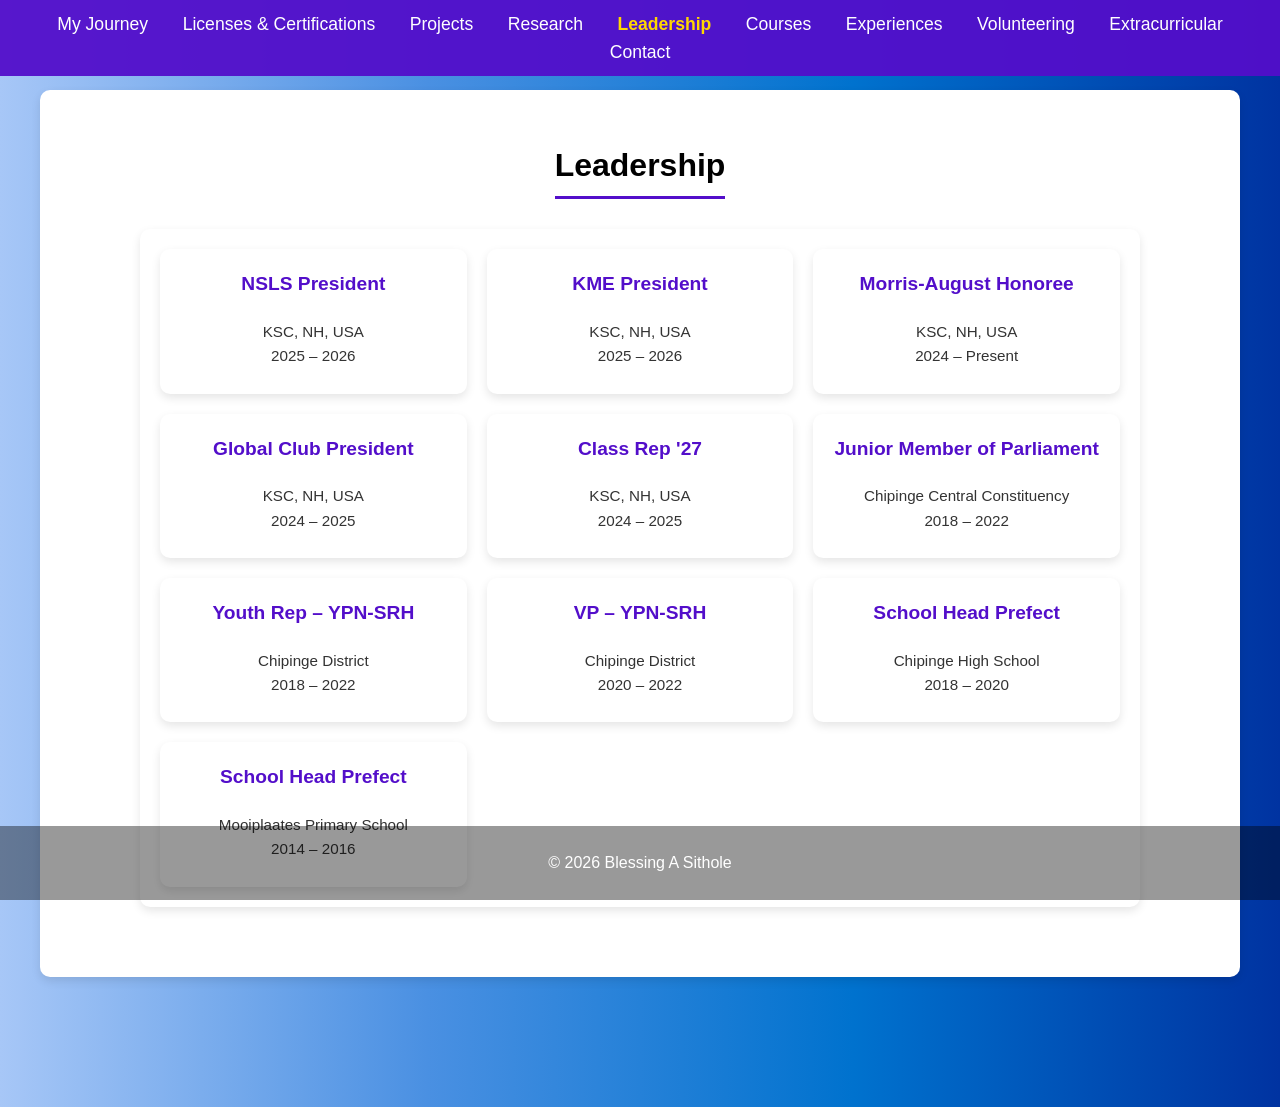
<file: Leadership.html>
<!DOCTYPE html>
<html lang="en">
<head>
  <meta charset="UTF-8" />
  <meta name="viewport" content="width=device-width, initial-scale=1" />
  <title>Leadership</title>
  <link rel="stylesheet" href="style.css" />
  <link
    rel="stylesheet"
    href="https://cdnjs.cloudflare.com/ajax/libs/font-awesome/6.4.0/css/all.min.css"
  />
  <style>
    /* Page Title */
    h2.page-title {
      text-align: center;
      margin: 30px 0;
      font-size: 2rem;
      color: #000;
      border-bottom: 3px solid #530eca;
      display: inline-block;
      padding-bottom: 5px;
    }

    /* Leadership Grid */
    .leadership-grid {
      display: grid;
      grid-template-columns: repeat(auto-fit, minmax(300px, 1fr));
      gap: 20px;
      max-width: 1000px;
      margin: 0 auto 50px auto;
      padding: 20px;
    }

    /* Leadership Card */
    .activity {
      background: #fff;
      padding: 20px;
      border-radius: 10px;
      box-shadow: 0 4px 10px rgba(0,0,0,0.1);
      transition: transform 0.2s ease, box-shadow 0.2s ease;
    }

    .activity:hover {
      transform: translateY(-5px);
      box-shadow: 0 6px 15px rgba(0,0,0,0.15);
    }

    .activity h3 {
      margin-top: 0;
      font-size: 1.2rem;
      color: #530eca;
    }

    .activity p {
      margin: 5px 0;
      font-size: 0.95rem;
      color: #333;
    }
  </style>
</head>
<body class="blue-bg">

  <!-- Navigation -->
  <nav>
    <button id="menu-toggle" aria-label="Toggle Menu">☰</button>
    <ul id="nav-links">
      <li><a href="index.html">My Journey</a></li>
      <li><a href="Licenses & Certifications.html">Licenses & Certifications</a></li>
      <li><a href="Projects.html">Projects</a></li>
      <li><a href="Research.html">Research</a></li>
      <li><a href="Leadership.html">Leadership</a></li>
      <li><a href="Courses.html">Courses</a></li>
      <li><a href="Experiences.html">Experiences</a></li>
      <li><a href="Volunteering.html">Volunteering</a></li>
      <li><a href="Extracurricular.html">Extracurricular</a></li>
      <li><a href="Contact.html">Contact</a></li>
    </ul>
  </nav>

  <!-- Leadership Content -->
<main>
  <h2 class="page-title">Leadership</h2>

  <section class="leadership-grid">
    <div class="activity">
      <h3>NSLS President</h3>
      <p>KSC, NH, USA<br>2025 – 2026</p>
    </div>

    <div class="activity">
      <h3>KME President</h3>
      <p>KSC, NH, USA<br>2025 – 2026</p>
    </div>

    <div class="activity">
      <h3>Morris-August Honoree</h3>
      <p>KSC, NH, USA<br>2024 – Present</p>
    </div>

    <div class="activity">
      <h3>Global Club President</h3>
      <p>KSC, NH, USA<br>2024 – 2025</p>
    </div>

    <div class="activity">
      <h3>Class Rep '27</h3>
      <p>KSC, NH, USA<br>2024 – 2025</p>
    </div>

    <div class="activity">
      <h3>Junior Member of Parliament</h3>
      <p>Chipinge Central Constituency<br>2018 – 2022</p>
    </div>

    <div class="activity">
      <h3>Youth Rep – YPN-SRH</h3>
      <p>Chipinge District<br>2018 – 2022</p>
    </div>

    <div class="activity">
      <h3>VP – YPN-SRH</h3>
      <p>Chipinge District<br>2020 – 2022</p>
    </div>

    <div class="activity">
      <h3>School Head Prefect</h3>
      <p>Chipinge High School<br>2018 – 2020</p>
    </div>

    <div class="activity">
      <h3>School Head Prefect</h3>
      <p>Mooiplaates Primary School<br>2014 – 2016</p>
    </div>
  </section>
</main>

  <!-- Footer -->
  <footer>
    <p>&copy; 2026 Blessing A Sithole</p>
  </footer>

 <script>
  // Mobile menu toggle
  document.getElementById('menu-toggle').addEventListener('click', function () {
    document.getElementById('nav-links').classList.toggle('show');
  });

  // Active nav highlighting
  const currentPage = decodeURIComponent(
    location.pathname.split("/").pop() || "index.html"
  ).toLowerCase();

  document.querySelectorAll("nav a").forEach(link => {
    const linkPage = decodeURIComponent(link.getAttribute("href")).toLowerCase();
    if (linkPage === currentPage) {
      link.classList.add("active");
    }
  });
</script>

</body>
</html>
</file>
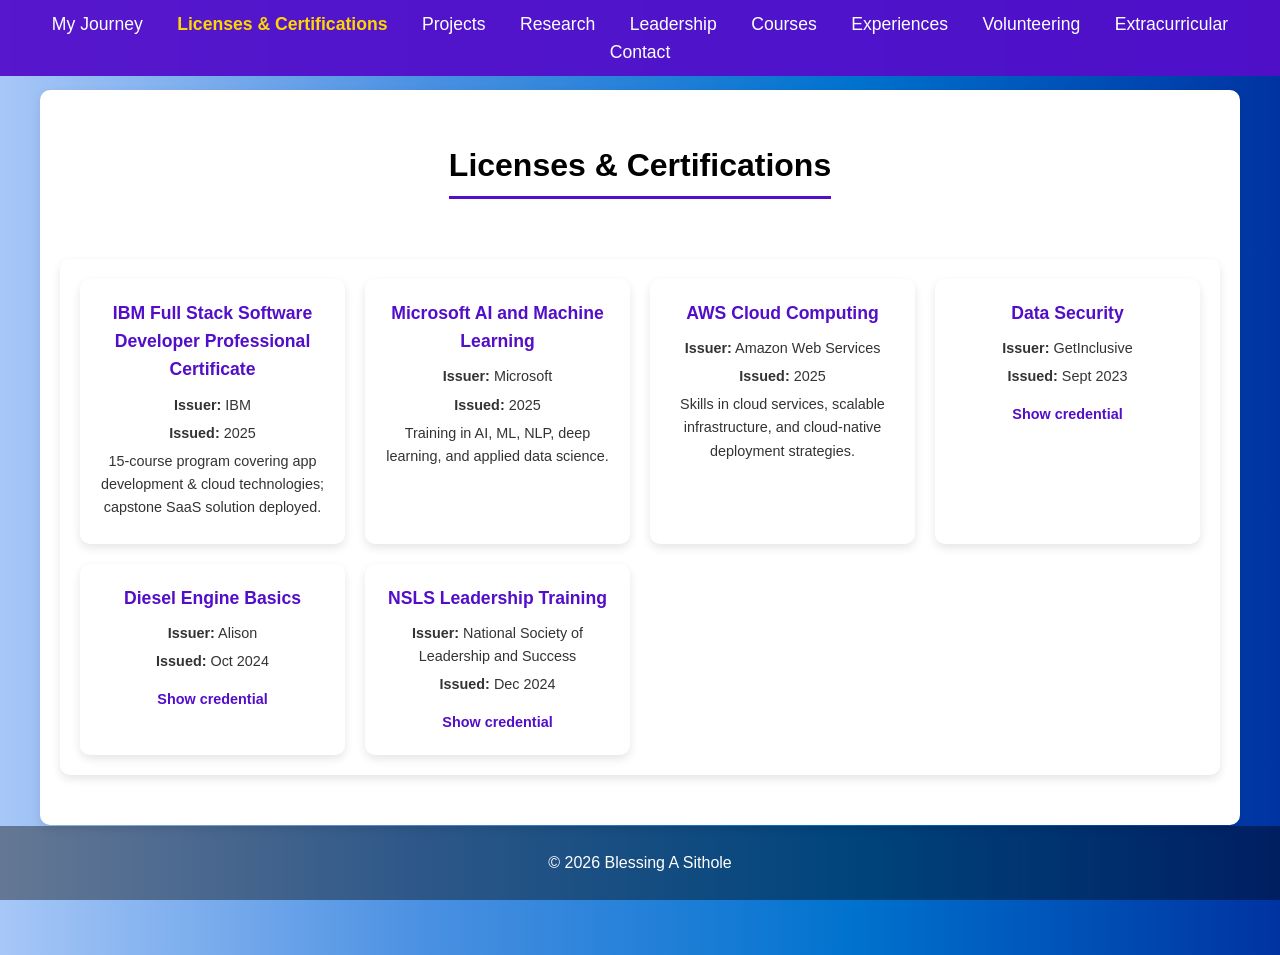
<file: Licenses & Certifications.html>
<!DOCTYPE html>
<html lang="en">
<head>
  <meta charset="UTF-8" />
  <meta name="viewport" content="width=device-width, initial-scale=1.0" />
  <title>Licenses & Certifications</title>
  <link rel="stylesheet" href="style.css" />
  <link rel="stylesheet" href="https://cdnjs.cloudflare.com/ajax/libs/font-awesome/6.4.0/css/all.min.css" />

  <style>
    /* Page Title */
    h2.page-title {
      text-align: center;
      margin: 30px 0;
      font-size: 2rem;
      color: #000;
      border-bottom: 3px solid #530eca;
      display: inline-block;
      padding-bottom: 5px;
    }

    /* Certifications Grid */
    .certifications {
      display: grid;
      grid-template-columns: repeat(4, 1fr); /* 4 per row */
      gap: 20px;
      max-width: 1200px;
      margin: 30px auto;
      padding: 20px;
    }

    .cert-card {
      background: #fff;
      padding: 20px;
      border-radius: 10px;
      box-shadow: 0 4px 10px rgba(0,0,0,0.1);
      transition: transform 0.2s ease, box-shadow 0.2s ease;
    }

    .cert-card:hover {
      transform: translateY(-5px);
      box-shadow: 0 6px 15px rgba(0,0,0,0.15);
    }

    .cert-card h3 {
      font-size: 1.1rem;
      margin-top: 0;
      margin-bottom: 10px;
      color: #530eca;
    }

    .cert-card p {
      margin: 5px 0;
      font-size: 0.9rem;
      color: #333;
    }

    .cert-card a {
      display: inline-block;
      margin-top: 10px;
      font-size: 0.9rem;
      color: #530eca;
      font-weight: bold;
      text-decoration: none;
    }

    .cert-card a:hover {
      color: #ff6347;
    }

    /* Responsive Layout */
    @media (max-width: 1024px) {
      .certifications {
        grid-template-columns: repeat(2, 1fr); /* 2 per row on tablets */
      }
    }

    @media (max-width: 600px) {
      .certifications {
        grid-template-columns: 1fr; /* 1 per row on mobile */
      }
    }
  </style>
</head>
<body class="blue-bg">

  <!-- Navigation -->
  <nav>
    <button id="menu-toggle" aria-label="Toggle Menu">☰</button>
    <ul id="nav-links">
      <li><a href="index.html">My Journey</a></li>
      <li><a href="Licenses & Certifications.html">Licenses & Certifications</a></li>
      <li><a href="Projects.html">Projects</a></li>
      <li><a href="Research.html">Research</a></li>
      <li><a href="Leadership.html">Leadership</a></li>
      <li><a href="Courses.html">Courses</a></li>
      <li><a href="Experiences.html">Experiences</a></li>
      <li><a href="Volunteering.html">Volunteering</a></li>
      <li><a href="Extracurricular.html">Extracurricular</a></li>
      <li><a href="Contact.html">Contact</a></li>
    </ul>
  </nav>

  <!-- Certifications Grid -->
<main>
  <h2 class="page-title">Licenses & Certifications</h2>
  <section class="certifications">

    <div class="cert-card">
      <h3>IBM Full Stack Software Developer Professional Certificate</h3>
      <p><strong>Issuer:</strong> IBM</p>
      <p><strong>Issued:</strong> 2025</p>
      <p>15-course program covering app development & cloud technologies; capstone SaaS solution deployed.</p>
    </div>

    <div class="cert-card">
      <h3>Microsoft AI and Machine Learning</h3>
      <p><strong>Issuer:</strong> Microsoft</p>
      <p><strong>Issued:</strong> 2025</p>
      <p>Training in AI, ML, NLP, deep learning, and applied data science.</p>
    </div>

    <div class="cert-card">
      <h3>AWS Cloud Computing</h3>
      <p><strong>Issuer:</strong> Amazon Web Services</p>
      <p><strong>Issued:</strong> 2025</p>
      <p>Skills in cloud services, scalable infrastructure, and cloud-native deployment strategies.</p>
    </div>

    <div class="cert-card">
      <h3>Data Security</h3>
      <p><strong>Issuer:</strong> GetInclusive</p>
      <p><strong>Issued:</strong> Sept 2023</p>
      <a href="https://app.getinclusive.com/verify/279408056-128" target="_blank">Show credential</a>
    </div>

    <div class="cert-card">
      <h3>Diesel Engine Basics</h3>
      <p><strong>Issuer:</strong> Alison</p>
      <p><strong>Issued:</strong> Oct 2024</p>
      <a href="https://alison.com/certification/check/d4e434abbc" target="_blank">Show credential</a>
    </div>

    <div class="cert-card">
      <h3>NSLS Leadership Training</h3>
      <p><strong>Issuer:</strong> National Society of Leadership and Success</p>
      <p><strong>Issued:</strong> Dec 2024</p>
      <a href="https://app.nsls.org/web/public/social/share/badge/4dS8R6LBDYfpNNXVeDzpMP" target="_blank">Show credential</a>
    </div>

  </section>
</main>


  <!-- Footer -->
  <footer>
    <p>&copy; 2026 Blessing A Sithole</p>
  </footer>

 <script>
  // Mobile menu toggle
  document.getElementById('menu-toggle').addEventListener('click', function () {
    document.getElementById('nav-links').classList.toggle('show');
  });

  // Active nav highlighting
  const currentPage = decodeURIComponent(
    location.pathname.split("/").pop() || "index.html"
  ).toLowerCase();

  document.querySelectorAll("nav a").forEach(link => {
    const linkPage = decodeURIComponent(link.getAttribute("href")).toLowerCase();
    if (linkPage === currentPage) {
      link.classList.add("active");
    }
  });
</script>



</body>
</html>
</file>
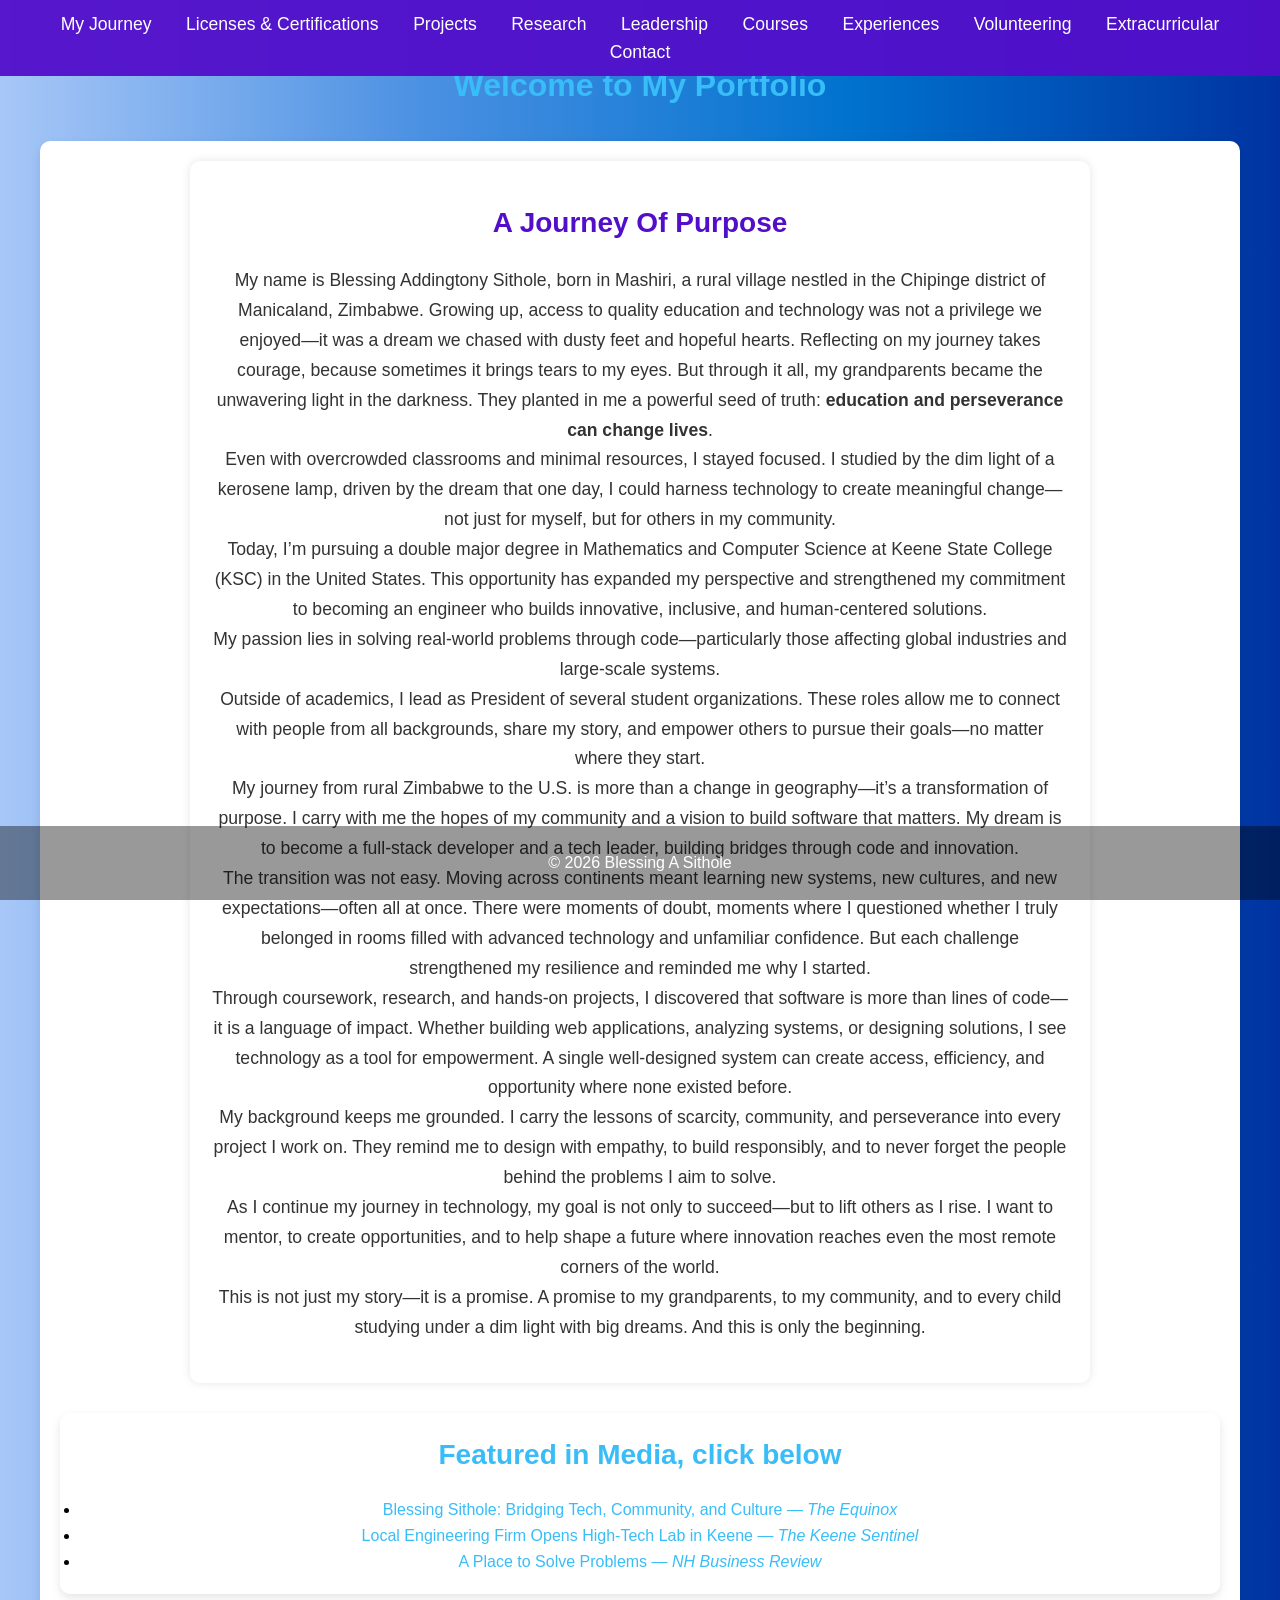
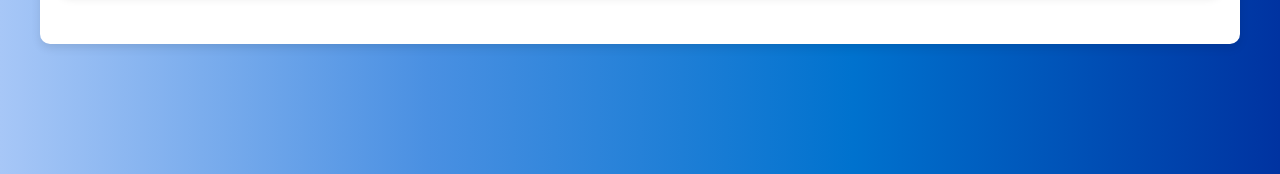
<file: MyJourney.html>
<!DOCTYPE html>
<html lang="en">
<head>
  <!-- Basic SEO Meta Tags -->
  <meta charset="UTF-8" />
  <meta name="viewport" content="width=device-width, initial-scale=1.0" />
  <meta name="title" content="Blessing A Sithole | Software Developer Portfolio">

  <meta name="description" content="Official portfolio of Blessing A Sithole, student, developer, and future innovator from Chipinge, Zimbabwe.">
  <meta name="keywords" content="Blessing Sithole, Zimbabwe, software developer, IBM, full stack, portfolio">
  <meta name="author" content="Blessing A Sithole">
  <link rel="canonical" href="https://blessing-dev1.github.io/Myself/" />

  <!-- Open Graph for Link Previews -->
  <meta property="og:title" content="Blessing A Sithole | Portfolio" />
  <meta property="og:description" content="Student, developer, youth leader – see Blessing’s academic journey and tech projects." />
  <meta property="og:image" content="https://blessing-dev1.github.io/Myself/be.jpg" />
  <meta property="og:url" content="https://blessing-dev1.github.io/Myself/" />
  <meta property="og:type" content="website" />

  <!-- Twitter Card -->
  <meta name="twitter:card" content="summary_large_image" />
  <meta name="twitter:title" content="Blessing A Sithole | Portfolio" />
  <meta name="twitter:description" content="Follow Blessing A Sithole’s work as a student, software developer, and global youth leader." />
  <meta name="twitter:image" content="https://blessing-dev1.github.io/Myself/be.jpg" />

  <!-- Title for Tab & SEO -->
  <title>Blessing A Sithole | Software Developer Portfolio</title>

  <!-- Stylesheets -->
  <link rel="stylesheet" href="style.css" />
  <link rel="stylesheet" href="https://cdnjs.cloudflare.com/ajax/libs/font-awesome/6.4.0/css/all.min.css" />
</head>

<body>

<header class="content">
  <div class="welcome-section">
    <h1><a href="index.html">Welcome to My Portfolio</a></h1>
  </div>
</header>

<nav>
    <button id="menu-toggle" aria-label="Toggle Menu">☰</button>
    <ul id="nav-links">
      <li><a href="index.html">My Journey</a></li>
      <li><a href="Licenses & Certifications.html">Licenses & Certifications</a></li>
      <li><a href="Projects.html">Projects</a></li>
      <li><a href="Research.html">Research</a></li>
      <li><a href="Leadership.html">Leadership</a></li>
      <li><a href="Courses.html">Courses</a></li>
      <li><a href="Experiences.html">Experiences</a></li>
      <li><a href="Volunteering.html">Volunteering</a></li>
      <li><a href="Extracurricular.html">Extracurricular</a></li>
      <li><a href="Contact.html">Contact</a></li>
    </ul>
  </nav>

<main>
  <section id="my-journey" style="padding: 40px 20px; max-width: 900px; margin: auto; font-family: Arial, sans-serif; background-color: #fff; border-radius: 10px; box-shadow: 0 0 10px rgba(0,0,0,0.1);">
  <h2 style="text-align: center; color: #530eca; margin-bottom: 20px;">A Journey Of Purpose</h2>
  <p style="font-size: 1.1em; line-height: 1.7; color: #333;">
  My name is Blessing Addingtony Sithole, born in Mashiri, a rural village nestled in the Chipinge district of Manicaland, Zimbabwe. Growing up, access to quality education and technology was not a privilege we enjoyed—it was a dream we chased with dusty feet and hopeful hearts. Reflecting on my journey takes courage, because sometimes it brings tears to my eyes.
  But through it all, my grandparents became the unwavering light in the darkness. They planted in me a powerful seed of truth:
<strong>education and perseverance can change lives</strong>.
  </p>
  <p style="font-size: 1.1em; line-height: 1.7; color: #333;">
    Even with overcrowded classrooms and minimal resources, I stayed focused. I studied by the dim light of a kerosene lamp, driven by the dream that one day, I could harness technology to create meaningful change—
    not just for myself, but for others in my community.
  </p>
  <p style="font-size: 1.1em; line-height: 1.7; color: #333;">
    Today, I’m pursuing a double major degree in Mathematics and Computer Science at Keene State College (KSC) in the United States. This opportunity has expanded my perspective and strengthened my commitment 
    to becoming an engineer who builds innovative, inclusive, and human-centered solutions.
  </p>
  <p style="font-size: 1.1em; line-height: 1.7; color: #333;">
    My passion lies in solving real-world problems through code—particularly those affecting global industries and large-scale systems. 

  </p>
  <p style="font-size: 1.1em; line-height: 1.7; color: #333;">
    Outside of academics, I lead as President of several student organizations. 
    These roles allow me to connect with people from all backgrounds, share my story, and empower others to pursue their goals—no matter where they start.
  </p>
  <p style="font-size: 1.1em; line-height: 1.7; color: #333;">
    My journey from rural Zimbabwe to the U.S. is more than a change in geography—it’s a transformation of purpose. 
    I carry with me the hopes of my community and a vision to build software that matters. 
    My dream is to become a full-stack developer and a tech leader, building bridges through code and innovation.
  </p>
    <p style="font-size: 1.1em; line-height: 1.7; color: #333;">
  The transition was not easy. Moving across continents meant learning new systems, new cultures, and new expectations—often all at once. 
  There were moments of doubt, moments where I questioned whether I truly belonged in rooms filled with advanced technology and unfamiliar confidence.
  But each challenge strengthened my resilience and reminded me why I started.
</p>

<p style="font-size: 1.1em; line-height: 1.7; color: #333;">
  Through coursework, research, and hands-on projects, I discovered that software is more than lines of code—it is a language of impact.
  Whether building web applications, analyzing systems, or designing solutions, I see technology as a tool for empowerment.
  A single well-designed system can create access, efficiency, and opportunity where none existed before.
</p>

<p style="font-size: 1.1em; line-height: 1.7; color: #333;">
  My background keeps me grounded. I carry the lessons of scarcity, community, and perseverance into every project I work on.
  They remind me to design with empathy, to build responsibly, and to never forget the people behind the problems I aim to solve.
</p>

<p style="font-size: 1.1em; line-height: 1.7; color: #333;">
  As I continue my journey in technology, my goal is not only to succeed—but to lift others as I rise.
  I want to mentor, to create opportunities, and to help shape a future where innovation reaches even the most remote corners of the world.
</p>

<p style="font-size: 1.1em; line-height: 1.7; color: #333;">
  This is not just my story—it is a promise.
  A promise to my grandparents, to my community, and to every child studying under a dim light with big dreams.
  And this is only the beginning.
</p>

</section>

  <section id="media-features" class="media-features">
  <h2>Featured in Media, click below</h2>
  <ul>
    <li>
      <a href="https://kscequinox.com/2025/09/blessing-sithole-bridging-tech-community-and-culture/" target="_blank" rel="noopener">
        Blessing Sithole: Bridging Tech, Community, and Culture — <em>The Equinox</em>
      </a>
    </li>
    <li>
      <a href="https://www.keenesentinel.com/news/local/local-engineering-firm-opens-high-tech-lab-in-keene/article_4e3d3a42-921a-11ef-bf27-23b524bfdfd4.html" target="_blank" rel="noopener">
        Local Engineering Firm Opens High-Tech Lab in Keene — <em>The Keene Sentinel</em>
      </a>
    </li>
    <li>
      <a href="https://www.nhbr.com/a-place-to-solve-problems/" target="_blank" rel="noopener">
        A Place to Solve Problems — <em>NH Business Review</em>
      </a>
    </li>
  </ul>
</section>

</main>

<footer>
  <p>&copy; 2026 Blessing A Sithole</p>
</footer>

<script>
  // Mobile menu toggle
  document.getElementById('menu-toggle').addEventListener('click', function () {
    document.getElementById('nav-links').classList.toggle('show');
  });

  // Active nav highlighting
  const currentPage = decodeURIComponent(
    location.pathname.split("/").pop() || "index.html"
  ).toLowerCase();

  document.querySelectorAll("nav a").forEach(link => {
    const linkPage = decodeURIComponent(link.getAttribute("href")).toLowerCase();
    if (linkPage === currentPage) {
      link.classList.add("active");
    }
  });
</script>

</body>
</html>
</file>
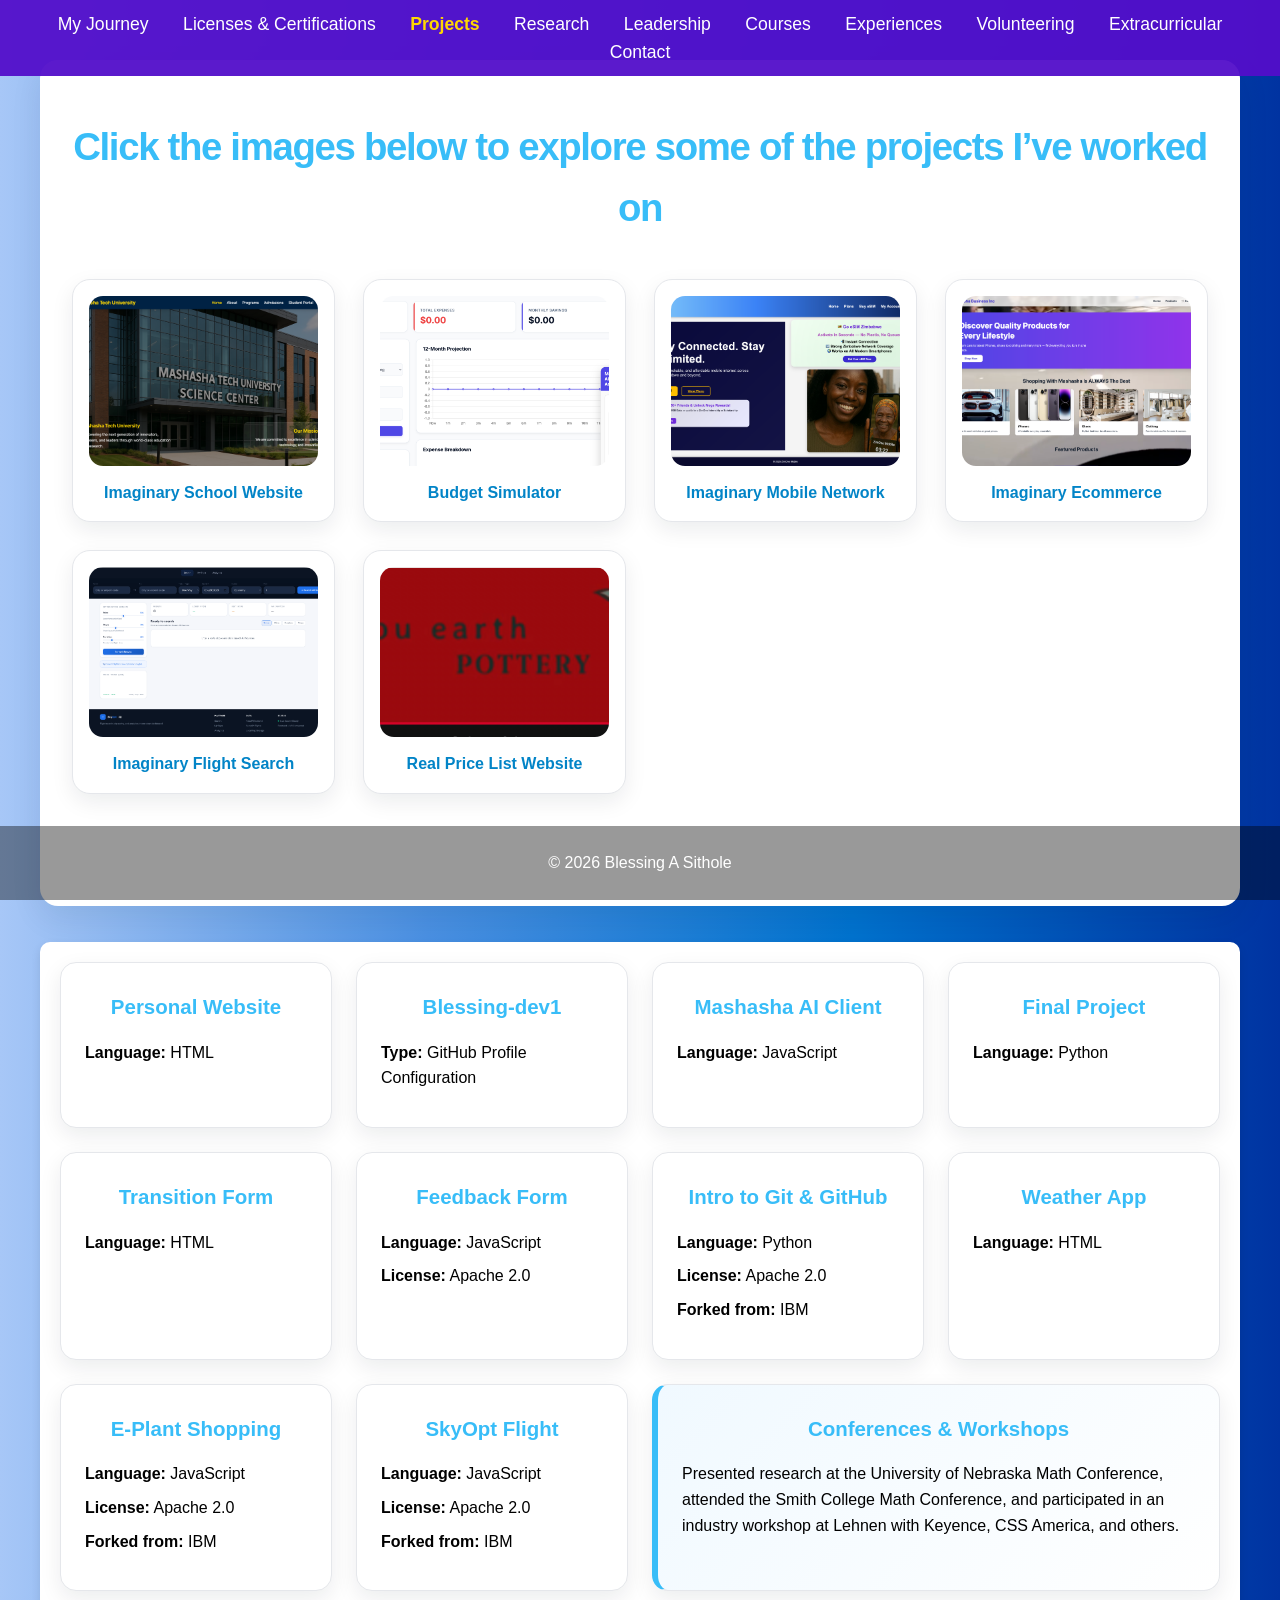
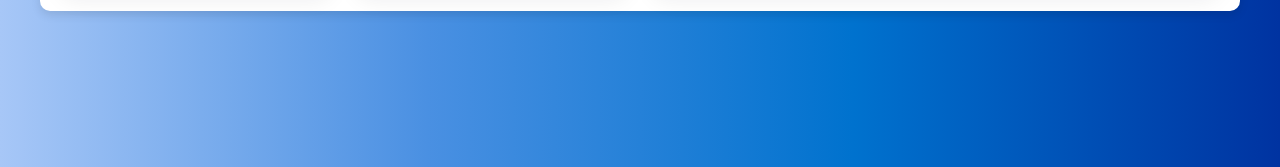
<file: Projects.html>
<!DOCTYPE html>
<html lang="en">
<head>
  <meta charset="UTF-8" />
  <meta name="viewport" content="width=device-width, initial-scale=1.0" />
  <title>Projects</title>

  <link rel="stylesheet" href="style.css" />
  <link 
    rel="stylesheet" 
    href="https://cdnjs.cloudflare.com/ajax/libs/font-awesome/6.4.0/css/all.min.css" 
  />
</head>

<body class="blue-bg">

  <!-- Navigation Bar -->
<nav>
    <button id="menu-toggle" aria-label="Toggle Menu">☰</button>
    <ul id="nav-links">
      <li><a href="index.html">My Journey</a></li>
      <li><a href="Licenses & Certifications.html">Licenses & Certifications</a></li>
      <li><a href="Projects.html">Projects</a></li>
      <li><a href="Research.html">Research</a></li>
      <li><a href="Leadership.html">Leadership</a></li>
      <li><a href="Courses.html">Courses</a></li>
      <li><a href="Experiences.html">Experiences</a></li>
      <li><a href="Volunteering.html">Volunteering</a></li>
      <li><a href="Extracurricular.html">Extracurricular</a></li>
      <li><a href="Contact.html">Contact</a></li>
    </ul>
  </nav>
 <!-- Main Content -->
 
<section class="projects-page">
 <h1>Click the images below to explore some of the projects I’ve worked on</h1>
  
  <ul class="project-links">

    <li>
      <a href="https://mashashatechuniversity.netlify.app/" target="_blank" rel="noopener">
        <span class="icon">
          <img src="uni.png" alt="University website icon">
        </span>
        Imaginary School Website
      </a>
    </li>
    <li>
      <a href=" https://budget-app-3hjy.onrender.com/" target="_blank" rel="noopener">
        <span class="icon">
          <img src="budg.png" alt="Budget Simulator icon">
        </span>
        Budget Simulator
      </a>
    </li>
    
    <li>
      <a href="https://zimone-mobile.netlify.app/" target="_blank" rel="noopener">
        <span class="icon">
          <img src="net.png" alt="Mobile network icon">
        </span>
        Imaginary Mobile Network
      </a>
    </li>
    
    <li>
      <a href="https://mashasha-ecommerce1.onrender.com/" target="_blank" rel="noopener">
        <span class="icon">
         <img src="shop.png" alt="Ecommerce icon">
        </span>
        Imaginary Ecommerce
      </a>
    </li>
    
    <li>
      <a href="https://skyoptiq-1.onrender.com/" target="_blank" rel="noopener">
        <span class="icon">
         <img src="Flight.png" alt="Flight icon">
        </span>
        Imaginary Flight Search
      </a>
    </li>
    <li>
      <a href="https://motherpottery.netlify.app/" target="_blank" rel="noopener">
        <span class="icon">
         <img src="pottery.png" alt="Pottery icon">
        </span>
        Real Price List Website
      </a>
    </li>
  </ul>

</section>


    <!-- Project Grid -->
    <section class="project-grid">

      <div class="project-card">
        <h3>Personal Website</h3>
        <p><strong>Language:</strong> HTML</p>
      </div>

      <div class="project-card">
        <h3>Blessing-dev1</h3>
        <p><strong>Type:</strong> GitHub Profile Configuration</p>
      </div>

      <div class="project-card">
        <h3>Mashasha AI Client</h3>
        <p><strong>Language:</strong> JavaScript</p>
      </div>

      <div class="project-card">
        <h3>Final Project</h3>
        <p><strong>Language:</strong> Python</p>
      </div>

      <div class="project-card">
        <h3>Transition Form</h3>
        <p><strong>Language:</strong> HTML</p>
      </div>

      <div class="project-card">
        <h3>Feedback Form</h3>
        <p><strong>Language:</strong> JavaScript</p>
        <p><strong>License:</strong> Apache 2.0</p>
      </div>

      <div class="project-card">
        <h3>Intro to Git & GitHub</h3>
        <p><strong>Language:</strong> Python</p>
        <p><strong>License:</strong> Apache 2.0</p>
        <p><strong>Forked from:</strong> IBM</p>
      </div>

      <div class="project-card">
        <h3>Weather App</h3>
        <p><strong>Language:</strong> HTML</p>
      </div>

      <div class="project-card">
        <h3>E-Plant Shopping</h3>
        <p><strong>Language:</strong> JavaScript</p>
        <p><strong>License:</strong> Apache 2.0</p>
        <p><strong>Forked from:</strong> IBM</p>
      </div>
      
      <div class="project-card">
        <h3>SkyOpt Flight</h3>
        <p><strong>Language:</strong> JavaScript</p>
        <p><strong>License:</strong> Apache 2.0</p>
        <p><strong>Forked from:</strong> IBM</p>
      </div>
      <div class="project-card highlight">
        <h3>Conferences & Workshops</h3>
        <p>
          Presented research at the University of Nebraska Math Conference,
          attended the Smith College Math Conference, and participated in an
          industry workshop at Lehnen with Keyence, CSS America, and others.
        </p>
      </div>

    </section>

  </main>

  <!-- Footer -->
  <footer>
    <p>&copy; 2026 Blessing A Sithole</p>
  </footer>

 <script>
  // Mobile menu toggle
  document.getElementById('menu-toggle').addEventListener('click', function () {
    document.getElementById('nav-links').classList.toggle('show');
  });

  // Active nav highlighting
  const currentPage = decodeURIComponent(
    location.pathname.split("/").pop() || "index.html"
  ).toLowerCase();

  document.querySelectorAll("nav a").forEach(link => {
    const linkPage = decodeURIComponent(link.getAttribute("href")).toLowerCase();
    if (linkPage === currentPage) {
      link.classList.add("active");
    }
  });
</script>



</body>
</html>
</file>
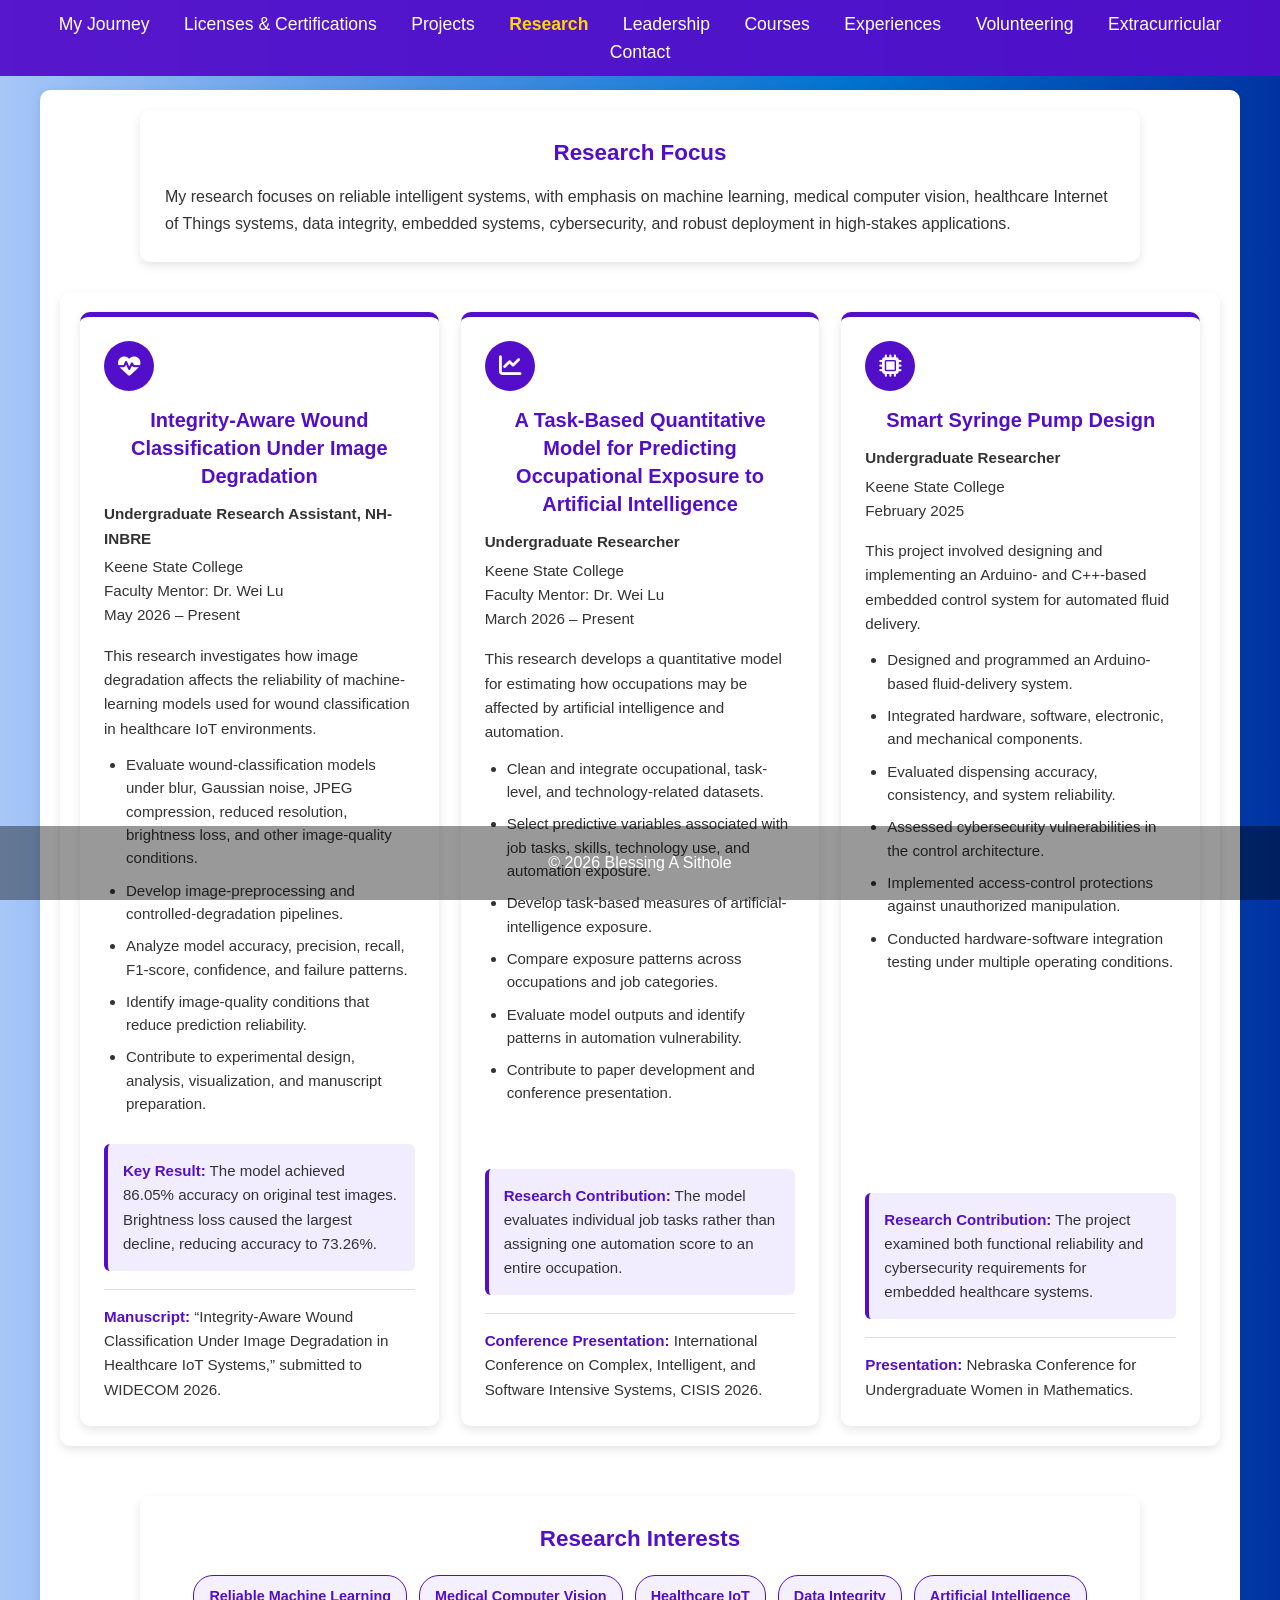
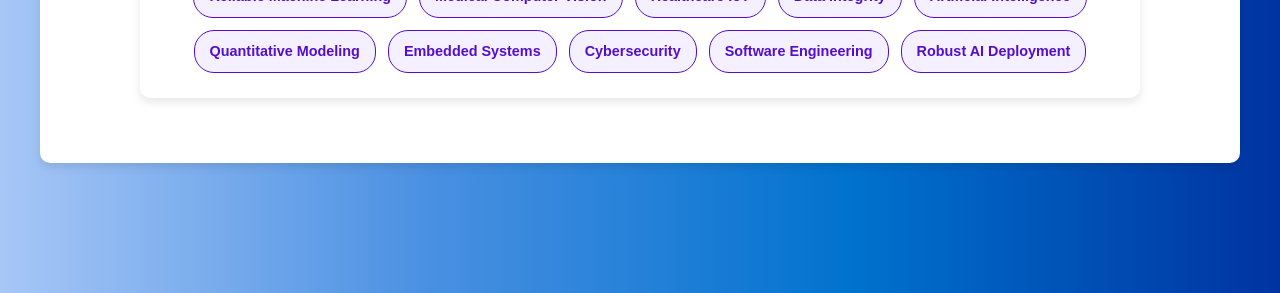
<file: Research.html>
<!DOCTYPE html>
<html lang="en">
<head>
  <meta charset="UTF-8" />
  <meta name="viewport" content="width=device-width, initial-scale=1" />

  <meta
    name="description"
    content="Research by Blessing A Sithole in machine learning, medical computer vision, healthcare IoT, artificial intelligence, embedded systems, and cybersecurity."
  />

  <link rel="stylesheet" href="style.css" />

  <link
    rel="stylesheet"
    href="https://cdnjs.cloudflare.com/ajax/libs/font-awesome/6.4.0/css/all.min.css"
  />
</head>

<body class="blue-bg">

  <!-- Navigation -->
  <nav>
    <button id="menu-toggle" aria-label="Toggle Menu">☰</button>

    <ul id="nav-links">
      <li><a href="index.html">My Journey</a></li>

      <li>
        <a href="Licenses & Certifications.html">
          Licenses & Certifications
        </a>
      </li>

      <li><a href="Projects.html">Projects</a></li>
      <li><a href="Research.html">Research</a></li>
      <li><a href="Leadership.html">Leadership</a></li>
      <li><a href="Courses.html">Courses</a></li>
      <li><a href="Experiences.html">Experiences</a></li>
      <li><a href="Volunteering.html">Volunteering</a></li>
      <li><a href="Extracurricular.html">Extracurricular</a></li>
      <li><a href="Contact.html">Contact</a></li>
    </ul>
  </nav>

  <!-- Research Content -->
  <main>
    <section class="research-introduction">
      <h3>Research Focus</h3>

      <p>
        My research focuses on reliable intelligent systems, with emphasis on
        machine learning, medical computer vision, healthcare Internet of
        Things systems, data integrity, embedded systems, cybersecurity, and
        robust deployment in high-stakes applications.
      </p>
    </section>

    <section class="research-grid">

      <!-- Wound Classification Research -->
      <article class="research-card">
        <div class="research-icon">
          <i class="fa-solid fa-heart-pulse"></i>
        </div>

        <h3>
          Integrity-Aware Wound Classification Under Image Degradation
        </h3>

        <p class="research-role">
          Undergraduate Research Assistant, NH-INBRE
        </p>

        <p class="research-location">
          Keene State College<br />
          Faculty Mentor: Dr. Wei Lu<br />
          May 2026 – Present
        </p>

        <p>
          This research investigates how image degradation affects the
          reliability of machine-learning models used for wound
          classification in healthcare IoT environments.
        </p>

        <ul>
          <li>
            Evaluate wound-classification models under blur, Gaussian noise,
            JPEG compression, reduced resolution, brightness loss, and other
            image-quality conditions.
          </li>

          <li>
            Develop image-preprocessing and controlled-degradation pipelines.
          </li>

          <li>
            Analyze model accuracy, precision, recall, F1-score, confidence,
            and failure patterns.
          </li>

          <li>
            Identify image-quality conditions that reduce prediction
            reliability.
          </li>

          <li>
            Contribute to experimental design, analysis, visualization, and
            manuscript preparation.
          </li>
        </ul>

        <div class="research-highlight">
          <strong>Key Result:</strong>
          The model achieved 86.05% accuracy on original test images.
          Brightness loss caused the largest decline, reducing accuracy to
          73.26%.
        </div>

        <p class="research-publication">
          <strong>Manuscript:</strong>
          “Integrity-Aware Wound Classification Under Image Degradation in
          Healthcare IoT Systems,” submitted to WIDECOM 2026.
        </p>
      </article>

      <!-- Occupational AI Research -->
      <article class="research-card">
        <div class="research-icon">
          <i class="fa-solid fa-chart-line"></i>
        </div>

        <h3>
          A Task-Based Quantitative Model for Predicting Occupational Exposure
          to Artificial Intelligence
        </h3>

        <p class="research-role">
          Undergraduate Researcher
        </p>

        <p class="research-location">
          Keene State College<br />
          Faculty Mentor: Dr. Wei Lu<br />
          March 2026 – Present
        </p>

        <p>
          This research develops a quantitative model for estimating how
          occupations may be affected by artificial intelligence and
          automation.
        </p>

        <ul>
          <li>
            Clean and integrate occupational, task-level, and
            technology-related datasets.
          </li>

          <li>
            Select predictive variables associated with job tasks, skills,
            technology use, and automation exposure.
          </li>

          <li>
            Develop task-based measures of artificial-intelligence exposure.
          </li>

          <li>
            Compare exposure patterns across occupations and job categories.
          </li>

          <li>
            Evaluate model outputs and identify patterns in automation
            vulnerability.
          </li>

          <li>
            Contribute to paper development and conference presentation.
          </li>
        </ul>

        <div class="research-highlight">
          <strong>Research Contribution:</strong>
          The model evaluates individual job tasks rather than assigning one
          automation score to an entire occupation.
        </div>

        <p class="research-publication">
          <strong>Conference Presentation:</strong>
          International Conference on Complex, Intelligent, and Software
          Intensive Systems, CISIS 2026.
        </p>
      </article>

      <!-- Smart Syringe Pump Research -->
      <article class="research-card">
        <div class="research-icon">
          <i class="fa-solid fa-microchip"></i>
        </div>

        <h3>Smart Syringe Pump Design</h3>

        <p class="research-role">
          Undergraduate Researcher
        </p>

        <p class="research-location">
          Keene State College<br />
          February 2025
        </p>

        <p>
          This project involved designing and implementing an Arduino- and
          C++-based embedded control system for automated fluid delivery.
        </p>

        <ul>
          <li>
            Designed and programmed an Arduino-based fluid-delivery system.
          </li>

          <li>
            Integrated hardware, software, electronic, and mechanical
            components.
          </li>

          <li>
            Evaluated dispensing accuracy, consistency, and system
            reliability.
          </li>

          <li>
            Assessed cybersecurity vulnerabilities in the control
            architecture.
          </li>

          <li>
            Implemented access-control protections against unauthorized
            manipulation.
          </li>

          <li>
            Conducted hardware-software integration testing under multiple
            operating conditions.
          </li>
        </ul>

        <div class="research-highlight">
          <strong>Research Contribution:</strong>
          The project examined both functional reliability and cybersecurity
          requirements for embedded healthcare systems.
        </div>

        <p class="research-publication">
          <strong>Presentation:</strong>
          Nebraska Conference for Undergraduate Women in Mathematics.
        </p>
      </article>

    </section>

    <!-- Research Interests -->
    <section class="research-interests">
      <h3>Research Interests</h3>

      <div class="interest-tags">
        <span>Reliable Machine Learning</span>
        <span>Medical Computer Vision</span>
        <span>Healthcare IoT</span>
        <span>Data Integrity</span>
        <span>Artificial Intelligence</span>
        <span>Quantitative Modeling</span>
        <span>Embedded Systems</span>
        <span>Cybersecurity</span>
        <span>Software Engineering</span>
        <span>Robust AI Deployment</span>
      </div>
    </section>

    
  </main>

  <!-- Footer -->
  <footer>
    <p>&copy; 2026 Blessing A Sithole</p>
  </footer>

  <script>
    // Mobile menu toggle
    document
      .getElementById("menu-toggle")
      .addEventListener("click", function () {
        document.getElementById("nav-links").classList.toggle("show");
      });

    // Active nav highlighting
    const currentPage = decodeURIComponent(
      location.pathname.split("/").pop() || "index.html"
    ).toLowerCase();

    document.querySelectorAll("nav a").forEach(link => {
      const linkPage = decodeURIComponent(
        link.getAttribute("href")
      ).toLowerCase();

      if (linkPage === currentPage) {
        link.classList.add("active");
      }
    });
  </script>

</body>
</html>
</file>
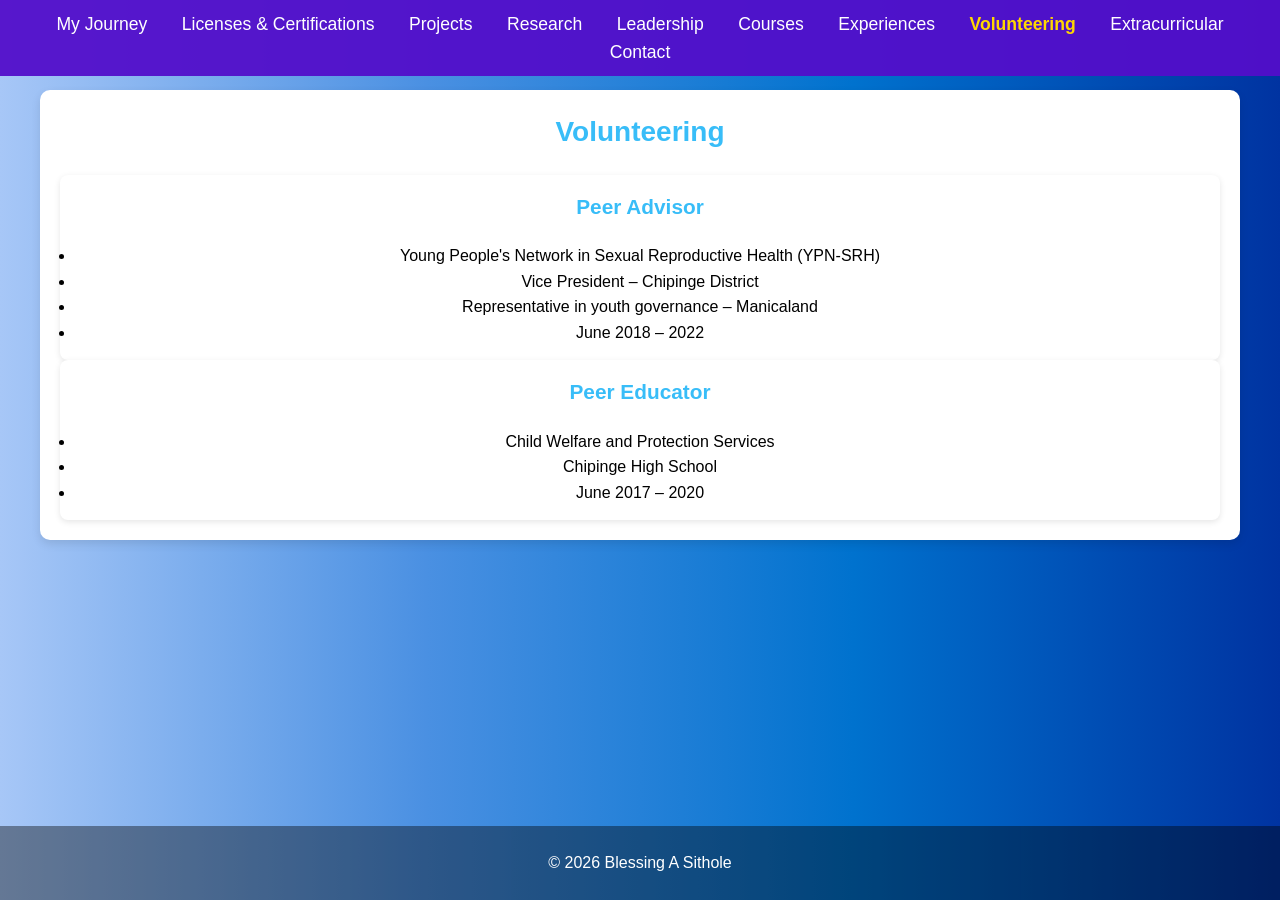
<file: Volunteering.html>
<!DOCTYPE html>
<html lang="en">
<head>
  <meta charset="UTF-8">
  <meta name="viewport" content="width=device-width, initial-scale=1.0">
  <title>Volunteering</title>
  <link rel="stylesheet" href="style.css">
  <link
    rel="stylesheet"
    href="https://cdnjs.cloudflare.com/ajax/libs/font-awesome/6.4.0/css/all.min.css"
  />
  <meta name="description" content="Explore the volunteering journey of Blessing Sithole, including youth leadership, peer education, and community service in Zimbabwe and the USA." />
</head>
<body class="blue-bg">

  <!-- Navigation Bar -->
  <nav>
    <button id="menu-toggle" aria-label="Toggle Menu">☰</button>
    <ul id="nav-links">
      <li><a href="index.html">My Journey</a></li>
      <li><a href="Licenses & Certifications.html">Licenses & Certifications</a></li>
      <li><a href="Projects.html">Projects</a></li>
      <li><a href="Research.html">Research</a></li>
      <li><a href="Leadership.html">Leadership</a></li>
      <li><a href="Courses.html">Courses</a></li>
      <li><a href="Experiences.html">Experiences</a></li>
      <li><a href="Volunteering.html">Volunteering</a></li>
      <li><a href="Extracurricular.html">Extracurricular</a></li>
      <li><a href="Contact.html">Contact</a></li>
    </ul>
  </nav>

  <!-- Page Content -->
  <main>
    <h2>Volunteering</h2>

    <div class="activity">
      <h3>Peer Advisor</h3>
      <ul>
        <li>Young People's Network in Sexual Reproductive Health (YPN-SRH)</li>
        <li>Vice President – Chipinge District</li>
        <li>Representative in youth governance – Manicaland</li>
        <li>June 2018 – 2022</li>
      </ul>
    </div>

    <div class="activity">
      <h3>Peer Educator</h3>
      <ul>
        <li>Child Welfare and Protection Services</li>
        <li>Chipinge High School</li>
        <li>June 2017 – 2020</li>
      </ul>
    </div>
  </main>

  <!-- Footer Section -->
  <footer>
    <p>&copy; 2026 Blessing A Sithole</p>
  </footer>

<script>
  // Mobile menu toggle
  document.getElementById('menu-toggle').addEventListener('click', function () {
    document.getElementById('nav-links').classList.toggle('show');
  });

  // Active nav highlighting
  const currentPage = decodeURIComponent(
    location.pathname.split("/").pop() || "index.html"
  ).toLowerCase();

  document.querySelectorAll("nav a").forEach(link => {
    const linkPage = decodeURIComponent(link.getAttribute("href")).toLowerCase();
    if (linkPage === currentPage) {
      link.classList.add("active");
    }
  });
</script>


</body>
</html>
</file>
<file: home.css>
/* Blessing A. Sithole — homepage */
:root {
  --navy: #102c49;
  --blue: #245a8b;
  --accent: #9bcdf9;
  --ink: #172438;
  --muted: #526277;
  --light: #e2edf8;
  --head: 'Montserrat', Arial, sans-serif;
  --body: 'Poppins', Arial, sans-serif;
}
*, *::before, *::after { box-sizing: border-box; }
html { scroll-behavior: smooth; }
body { margin: 0; min-height: 100vh; color: white; background: linear-gradient(125deg, #245a8b, #18466f 42%, #102c49 85%); font: 400 1rem/1.7 var(--body); -webkit-font-smoothing: antialiased; }
a { color: inherit; text-decoration: none; }
a:focus-visible { outline: 3px solid #79b9f4; outline-offset: 5px; }
h1, h2, h3, p, figure { margin: 0; }
h1, h2, h3 { font-family: var(--head); line-height: 1.2; }
.skip-link { position: absolute; top: 8px; left: 8px; z-index: 5; background: white; color: var(--ink); padding: 10px 16px; transform: translateY(-150%); }
.skip-link:focus { transform: none; }
.site-shell { width: min(90%, 1640px); margin-inline: auto; min-height: 100vh; min-height: 100dvh; display: flex; flex-direction: column; }
.site-header { display: flex; align-items: center; justify-content: space-between; gap: 20px; padding: 36px 0; border-bottom: 1px solid #ffffff26; }
.site-logo { font: 800 2.65rem/1 var(--head); letter-spacing: -.065em; white-space: nowrap; }
.site-logo span { color: var(--accent); }
.site-nav { display: flex; flex-wrap: wrap; gap: 18px 42px; align-items: center; }
.site-nav a { font: 600 1.2rem/1.5 var(--head); padding: 10px 0; border-bottom: 2px solid transparent; }
.site-nav a:hover, .site-nav a[aria-current] { color: var(--accent); border-color: var(--accent); }
/* Hero */
#main { flex: 1; display: grid; align-items: center; }
.hero { display: grid; grid-template-columns: minmax(0, 1.4fr) minmax(0, .8fr); align-items: center; gap: clamp(32px, 6vw, 96px); padding: clamp(40px, 6vw, 96px) 0; }
.hero-copy { min-width: 0; }
.eyebrow { display: flex; align-items: center; gap: 12px; color: var(--accent); font: 700 .78rem/1.5 var(--head); letter-spacing: .13em; text-transform: uppercase; margin-bottom: 16px; }
.eyebrow::before { content: ''; width: 26px; height: 2px; background: currentColor; flex-shrink: 0; }
.hero h1 { font-size: clamp(2.6rem, 4.8vw, 4.8rem); font-weight: 800; letter-spacing: -.055em; margin-bottom: 18px; }
.hero h1 span { color: var(--accent); }
.hero-role { font-size: clamp(1.05rem, 1.65vw, 1.4rem); font-weight: 600; color: #d3e8fc; margin-bottom: 14px; }
.hero-description { color: var(--light); max-width: 62ch; font-size: clamp(1rem, 1.2vw, 1.12rem); line-height: 1.85; }
.hero-actions { display: flex; flex-wrap: wrap; gap: 12px; margin-top: 26px; }
.button { display: inline-flex; align-items: center; justify-content: center; gap: 12px; min-height: 48px; padding: 13px 20px; border-radius: 8px; border: 1px solid transparent; font: 600 1rem/1.5 var(--head); transition: background .2s, transform .2s; }
.button:hover { transform: translateY(-2px); }
.button-primary { background: #9bcdf9; color: #102c49; }
.button-primary:hover { background: #d0e7ff; }
.button-secondary { border-color: #b5d3ed80; color: white; }
.button-secondary:hover { background: #ffffff16; }
.hero-portrait { width: min(100%, 480px); justify-self: center; }
.hero-portrait img { display: block; width: 100%; height: auto; max-height: 520px; object-fit: contain; background: #183b5a; border: 1px solid #ffffff38; border-radius: 18px; box-shadow: 12px 12px 0 #ffffff12; }
.hero-portrait figcaption { display: flex; align-items: center; justify-content: center; gap: 9px; margin-top: 20px; font-size: .85rem; color: var(--light); }
/* Contact and footer */
.contact { margin-top: 34px; padding-top: 22px; border-top: 1px solid #ffffff26; max-width: 580px; }
.contact h2 { font-size: 1rem; margin-bottom: 14px; }
.social-links { display: flex; flex-wrap: wrap; gap: 12px; }
.social-links a { display: inline-flex; align-items: center; gap: 9px; padding: 10px 16px; border: 1px solid #ffffff38; border-radius: 8px; font-size: .95rem; background: #ffffff0a; }
.social-links a:hover { background: #ffffff20; }
.site-footer { display: flex; justify-content: space-between; flex-wrap: wrap; gap: 8px; padding: 24px 0; border-top: 1px solid #ffffff26; color: #c4d7e9; font-size: .9rem; }
@media (max-width: 800px) {
  .site-header { flex-wrap: wrap; padding: 24px 0; }
  .site-nav { gap: 16px 24px; }
  .site-nav a { font-size: 1rem; }
  .hero { grid-template-columns: 1fr; gap: 36px; padding: 42px 0; }
  .hero-portrait { width: min(100%, 340px); }
  .hero h1 { font-size: clamp(2.5rem, 8vw, 4rem); }
}
@media (max-width: 400px) {
  .site-nav { gap: 14px; }
  .site-nav a { font-size: .9rem; }
  .site-logo { font-size: 2rem; }
}
@media (prefers-reduced-motion: reduce) {
  html { scroll-behavior: auto; }
  *, *::before, *::after { transition: none !important; }
}
/* Larger navigation */

.site-header {
  padding: 32px 0;
  min-height: 100px;
}

.site-logo {
  font-size: 2.8rem;
}

.site-nav {
  gap: 42px;
}

.site-nav a {
  font-size: 1.2rem;
  font-weight: 600;
}

/* Main welcome heading */

.hero-copy h1 {
  font-size: clamp(3rem, 5.5vw, 6rem);
  line-height: 1.1;
  letter-spacing: -0.045em;
  margin: 0 0 32px;
}

.hero-copy h1 span {
  color: #9bcdf9;
}

.hero-actions {
  display: flex;
  flex-wrap: wrap;
  margin-bottom: 32px;
}

/* Mobile navigation */

@media (max-width: 600px) {
  .site-header {
    min-height: auto;
    padding: 24px 0;
    flex-wrap: wrap;
  }

  .site-logo {
    font-size: 2rem;
  }

  .site-nav {
    gap: 24px;
  }

  .site-nav a {
    font-size: 0.95rem;
  }

  .hero-copy h1 {
    font-size: 3rem;
  }
}
</file>
<file: style.css>
/* =========================
   GLOBAL VARIABLES & RESET
   ========================= */
:root {
  --highlight-color: #530eca;  /* Purple highlight */
  --accent-color: #ff6347;     /* Tomato hover */
  --nav-height: 60px;
  --text-color: #333;
  --bg-gradient: linear-gradient(to left, #0033A1, #0072CE, #4A90E2, #A7C7F7); /* Boeing Blue gradient */
}

* {
  margin: 0;
  padding: 0;
  box-sizing: border-box;
}

/* =========================
   BODY / TYPOGRAPHY
   ========================= */
body {
  font-family: "Poppins", Arial, sans-serif;
  background: var(--bg-gradient);
  color: var(--text-color);
  line-height: 1.6;
  padding-top: var(--nav-height);
  padding-bottom: 100px;
}

h1, h2, h3 {
  text-align: center;
  margin-bottom: 20px;
  color: var(--highlight-color);
}
h1 { font-size: 2rem; }
h2 { font-size: 1.75rem; }
h3 { font-size: 1.3rem; }

/* =========================
   NAVIGATION BAR
   ========================= */
nav {
  background-color: rgba(83, 14, 202, 0.95);
  text-align: center;
  padding: 10px 0;
  position: fixed;
  top: 0;
  width: 100%;
  z-index: 1000;
}

#menu-toggle {
  display: none;
  font-size: 1.8rem;
  background: none;
  border: none;
  color: white;
  cursor: pointer;
  position: absolute;
  top: 12px;
  right: 20px;
}

nav ul {
  list-style: none;
  margin: 0;
  padding: 0;
}

nav ul li {
  display: inline-block;
  margin: 0 15px;
}

nav ul li a {
  color: white;
  text-decoration: none;
  font-size: 1.1em;
  transition: color 0.3s;
}

nav ul li a:hover {
  color: var(--accent-color);
}

/* =========================
   ACTIVE NAV LINK (LOCKED)
   ========================= */

nav ul li a.active {
  color: #FFD700 !important;   /* Yellow */
  font-weight: 600;
}

/* Keep active yellow even on hover */
nav ul li a.active:hover {
  color: #FFD700 !important;
}


/* ===== MOBILE NAVIGATION ===== */
@media (max-width: 768px) {
  #menu-toggle {
    display: block;
  }

  nav ul {
    display: none;
    flex-direction: column;
    background-color: rgba(83, 14, 202, 0.97);
    position: absolute;
    top: 60px;
    right: 0;
    width: 230px;
    border-radius: 0 0 10px 10px;
    padding: 15px 0;
  }

  nav ul.show {
    display: flex;
  }

  nav ul li {
    display: block;
    margin: 10px 0;
  }
}

/* =========================
   CONTENT WRAPPERS
   ========================= */
main, section {
  max-width: 1200px;
  margin: 30px auto;
  padding: 20px;
  background: #fff;
  color: #000;
  border-radius: 10px;
  box-shadow: 0 4px 10px rgba(0,0,0,0.1);
}

/* =========================
   CARDS / BLOCKS
   ========================= */
.activity, .cert-card, .project-card, .job-skill {
  background: #fff;
  padding: 15px;
  border-radius: 8px;
  box-shadow: 0 2px 6px rgba(0,0,0,0.1);
  transition: transform 0.2s ease, box-shadow 0.2s ease;
}
.activity:hover, .cert-card:hover, .project-card:hover, .job-skill:hover {
  transform: translateY(-5px);
  box-shadow: 0 6px 15px rgba(0,0,0,0.15);
}
.activity h3, .cert-card h3, .project-card h3, .job-skill h3 {
  color: var(--highlight-color);
  margin-top: 0;
}

/* =========================
   GRIDS
   ========================= */
.certifications, .project-grid, .experience-grid, .skills-grid, .leadership-grid {
  display: grid;
  gap: 20px;
}
.certifications { grid-template-columns: repeat(4, 1fr); }
.project-grid { grid-template-columns: repeat(auto-fit, minmax(250px, 1fr)); }
.experience-grid { grid-template-columns: repeat(auto-fit, minmax(300px, 1fr)); }
.skills-grid { grid-template-columns: repeat(auto-fit, minmax(250px, 1fr)); }
.leadership-grid { grid-template-columns: repeat(auto-fit, minmax(300px, 1fr)); }

/* =========================
   BUTTONS / LINKS
   ========================= */
a {
  color: var(--highlight-color);
  text-decoration: none;
  transition: color 0.3s;
}
a:hover {
  color: var(--accent-color);
}

/* =========================
   FORMS
   ========================= */
form label {
  display: block;
  margin-bottom: 8px;
  font-weight: bold;
  color: #000;
}
input, textarea, select {
  width: 100%;
  padding: 10px;
  margin-bottom: 20px;
  border: 1px solid #ccc;
  border-radius: 4px;
  font-size: 1em;
  background: #fff;
  color: #000;
}
input[type="submit"] {
  background-color: var(--highlight-color);
  color: #fff;
  cursor: pointer;
  transition: background-color 0.3s;
}
input[type="submit"]:hover {
  background-color: var(--accent-color);
}
::placeholder {
  color: #777;
}

/* =========================
   FOOTER
   ========================= */
footer {
  text-align: center;
  padding: 20px;
  background-color: var(--highlight-color);
  color: white;
  position: fixed;
  bottom: 0;
  width: 100%;
}
footer a {
  color: #ed791a;
}
footer a:hover {
  text-decoration: underline;
}

/* =========================
   HERO SECTION (Home Page)
   ========================= */
.hero {
  background: linear-gradient(
      rgba(0, 0, 0, 0.55),
      rgba(0, 0, 0, 0.65)
    ),
    url('Roots.png') no-repeat center center/cover;
  height: 100vh;
  width: 100%;
  display: flex;
  align-items: center;
  justify-content: flex-start;
  padding-left: 60px;
  position: relative;
  overflow: hidden;
  animation: fadeIn 2s ease-in-out;
  font-family: "Poppins", Arial, sans-serif;
}

.hero-content {
  position: relative;
  color: #fff !important;
  text-shadow: 3px 3px 15px rgba(0, 0, 0, 0.9);
  max-width: 800px;
  background: rgba(0, 0, 0, 0.35);
  padding: 50px 60px;
  border-radius: 15px;
  animation: slideUp 1.8s ease-in-out;
}

.hero-title {
  font-size: 5em;
  font-weight: 900;
  color: #ffffff;
  margin-bottom: 25px;
  letter-spacing: 1.5px;
  text-transform: uppercase;
}

.hero-content p {
  font-size: 1.3em;
  line-height: 1.8;
  margin-bottom: 35px;
  color: #f5f5f5;
}

.hero-buttons a {
  background: linear-gradient(90deg, #7b2ff7, #f107a3);
  color: #fff;
  padding: 14px 36px;
  border-radius: 8px;
  text-decoration: none;
  font-weight: bold;
  font-size: 1.1em;
  transition: all 0.3s ease-in-out;
  box-shadow: 0 0 15px rgba(123, 47, 247, 0.5);
}
.hero-buttons a:hover {
  background: linear-gradient(90deg, #f107a3, #7b2ff7);
  transform: scale(1.05);
  box-shadow: 0 0 25px rgba(241, 7, 163, 0.6);
}

/* Animations */
@keyframes fadeIn {
  from { opacity: 0; transform: translateY(20px); }
  to { opacity: 1; transform: translateY(0); }
}
@keyframes slideUp {
  from { transform: translateY(30px); opacity: 0; }
  to { transform: translateY(0); opacity: 1; }
}

/* =====================================================
   INDEX PAGE (3-COLUMN PORTFOLIO)
   ===================================================== */

/* === Animated Boeing Blue Background === */
.index-container {
  display: grid;
  grid-template-columns: 1fr 2fr 1fr;
  gap: 25px;
  width: 100%;
  min-height: 100vh;
  padding: 60px;
  box-sizing: border-box;
  color: #fff;
  background: linear-gradient(270deg, #0033A1, #0072CE, #4A90E2, #A7C7F7);
  background-size: 600% 600%;
  animation: gradientShift 20s ease infinite;
}

@keyframes gradientShift {
  0% { background-position: 0% 50%; }
  50% { background-position: 100% 50%; }
  100% { background-position: 0% 50%; }
}

/* Sidebar */
.sidebar {
  text-align: center;
  background: rgba(255, 255, 255, 0.08);
  backdrop-filter: blur(8px);
  border: 1px solid rgba(255, 255, 255, 0.15);
  box-shadow: 0 10px 25px rgba(0, 51, 161, 0.4);
  padding: 50px 25px;
  border-radius: 20px;
  transition: transform 0.4s ease, box-shadow 0.4s ease;
}
.sidebar:hover {
  transform: translateY(-6px);
  box-shadow: 0 15px 40px rgba(0, 51, 161, 0.6);
}

/* Profile */
.sidebar img {
  width: 220px;
  height: 220px;
  border-radius: 50%;
  object-fit: cover;
  border: 4px solid rgba(255, 255, 255, 0.3);
  box-shadow: 0 0 25px rgba(0, 51, 161, 0.6);
  margin-bottom: 35px;
  transition: all 0.4s ease;
}
.sidebar img:hover {
  transform: scale(1.07);
  box-shadow: 0 0 40px rgba(167, 199, 247, 0.9);
}

/* Social Links */
.sidebar .social-links {
  display: flex;
  flex-direction: column;
  align-items: center;
  gap: 15px;
}
.sidebar .social-links a {
  font-size: 1.1em;
  color: #fff;
  letter-spacing: 0.5px;
  text-decoration: none;
  font-weight: 500;
  transition: color 0.3s ease, transform 0.3s ease;
}
.sidebar .social-links a:hover {
  color: #A7C7F7;
  transform: translateY(-3px);
}

/* Main (Roots Background) */
.main {
  background: linear-gradient(rgba(0, 0, 0, 0.6), rgba(0, 51, 161, 0.4)),
              url('Roots.png') center/cover no-repeat;
  border-radius: 20px;
  display: flex;
  flex-direction: column;
  justify-content: center;
  text-align: center;
  padding: 70px 50px;
  box-shadow: 0 10px 30px rgba(0, 51, 161, 0.4);
  backdrop-filter: blur(4px);
  animation: fadeUp 1.2s ease forwards;
}

.main h1 {
  font-size: 2.8em;
  font-family: "Montserrat", sans-serif;
  color: #fff;
  margin-bottom: 40px;
  text-shadow: 0 0 25px rgba(0, 0, 0, 0.8);
}
.main p {
  font-size: 1.2em;
  color: #e5e5e5;
  line-height: 1.9;
  margin-bottom: 60px;
  text-align: justify;
}

/* Button */
.main a {
  align-self: center;
  background: linear-gradient(90deg, #0033A1, #0072CE);
  color: #fff;
  padding: 16px 50px;
  border-radius: 10px;
  font-weight: 600;
  text-decoration: none;
  letter-spacing: 0.5px;
  box-shadow: 0 0 25px rgba(0, 51, 161, 0.7);
  transition: all 0.3s ease;
}
.main a:hover {
  background: linear-gradient(90deg, #0072CE, #4A90E2);
  transform: scale(1.08);
  box-shadow: 0 0 40px rgba(167, 199, 247, 1);
}

/* Info */
.info {
  background: rgba(255, 255, 255, 0.1);
  backdrop-filter: blur(10px);
  border-radius: 20px;
  padding: 50px 40px;
  box-shadow: 0 10px 25px rgba(0, 51, 161, 0.4);
  font-size: 1.1em;
}
.info h2 {
  text-align: center;
  font-size: 1.8em;
  color: #fff;
  margin-bottom: 30px;
  letter-spacing: 1px;
}
.info li {
  margin: 18px 0;
  color: #e5e5e5;
  line-height: 1.7;
  font-size: 1.1em;
}
.info strong {
  color: #A7C7F7;
  font-weight: 600;
}

/* Fade-in Animations */
.sidebar, .main, .info {
  opacity: 0;
  animation: fadeIn 1.2s ease forwards;
}
.sidebar { animation-delay: 0.2s; }
.main { animation-delay: 0.4s; }
.info { animation-delay: 0.6s; }

@keyframes fadeIn {
  from { opacity: 0; transform: translateY(30px); }
  to { opacity: 1; transform: translateY(0); }
}

/* Responsive */
@media (max-width: 1024px) {
  .index-container { grid-template-columns: 1fr 1fr; }
}
@media (max-width: 768px) {
  .index-container { grid-template-columns: 1fr; padding: 30px; }
  .main { padding: 50px 30px; }
  .main h1 { font-size: 2.2em; }
  .sidebar img { width: 180px; height: 180px; }
}


.featured-link {
  background: rgba(255,255,255,0.1);
  padding: 0.75rem 1.2rem;
  border-radius: 8px;
  color: #4fc3f7;
  text-decoration: none;
  transition: transform 0.2s, background 0.2s;
}

.featured-link i {
  margin-right: 0.5rem;
}

.featured-link:hover {
  background: rgba(255,255,255,0.2);
  transform: translateY(-3px);
}

.featured-link.disabled {
  color: #b0bec5;
  cursor: default;
}

/* Projects Grid */
.project-grid {
  display: grid;
  grid-template-columns: repeat(auto-fit, minmax(250px, 1fr));
  gap: 1.5rem;
}

.project-card {
  background: rgba(255,255,255,0.08);
  padding: 1.5rem;
  border-radius: 12px;
  transition: transform 0.2s, box-shadow 0.2s;
}

.project-card:hover {
  transform: translateY(-6px);
  box-shadow: 0 10px 25px rgba(0,0,0,0.3);
}

.project-card h3 {
  margin-bottom: 0.5rem;
  color: #4fc3f7;
}

.project-card p {
  font-size: 0.95rem;
  margin-bottom: 0.3rem;
}

.project-card.highlight {
  grid-column: span 2;
}

/* Footer */
footer {
  text-align: center;
  padding: 1.5rem;
  background: rgba(0,0,0,0.4);
  margin-top: 3rem;
}

/* Mobile */
@media (max-width: 768px) {
  #menu-toggle {
    display: block;
  }

  #nav-links {
    display: none;
    flex-direction: column;
    width: 100%;
    margin-top: 1rem;
  }

  #nav-links.show {
    display: flex;
  }

  .project-card.highlight {
    grid-column: span 1;
  }
}

/* =====================================================
   PROJECTS PAGE THEME
   ===================================================== */

:root {
  --highlight-color: #38bdf8;
  --highlight-dark: #0284c7;
  --dark-text: #111827;
  --muted-text: #4b5563;
  --light-text: #6b7280;
  --card-border: #e5e7eb;
  --soft-bg: #f8fafc;
  --white: #ffffff;
}

/* =====================================================
   PROJECTS PAGE LAYOUT
   ===================================================== */

.projects-page {
  width: 100%;
  max-width: 1200px;
  margin: 0 auto 36px;
  background: var(--white);
  border-radius: 18px;
  padding: 56px 32px;
  box-shadow: 0 12px 32px rgba(15, 23, 42, 0.08);
}

/* Page Heading */
.projects-page .page-title,
.projects-page h1,
.projects-page h2 {
  text-align: center;
  color: var(--highlight-color);
  margin-bottom: 18px;
  font-size: clamp(1.8rem, 3vw, 2.6rem);
  font-weight: 800;
  letter-spacing: -0.035em;
}

.projects-page p {
  max-width: 820px;
  margin: 0 auto 32px;
  text-align: center;
  color: var(--muted-text);
  font-size: 1.05rem;
  line-height: 1.7;
}

/* =====================================================
   PROJECT QUICK LINKS
   ===================================================== */

.projects-page .project-links {
  display: grid;
  grid-template-columns: repeat(auto-fit, minmax(220px, 1fr));
  gap: 28px;
  list-style: none;
  padding: 0;
  margin: 40px 0 56px;
}

/* Individual Project Link */
.projects-page .project-links li a,
.projects-page .project-links .disabled {
  display: flex;
  flex-direction: column;
  align-items: center;
  text-align: center;
  text-decoration: none;
  color: var(--highlight-dark);
  background: var(--white);
  border: 1px solid var(--card-border);
  border-radius: 18px;
  padding: 16px;
  font-size: 1rem;
  font-weight: 700;
  box-shadow: 0 8px 22px rgba(15, 23, 42, 0.08);
  transition:
    transform 0.25s ease,
    box-shadow 0.25s ease,
    border-color 0.25s ease,
    color 0.25s ease;
}

/* Image Container */
.projects-page .project-links .icon {
  width: 100%;
  height: 170px;
  margin-bottom: 14px;
  background: var(--soft-bg);
  border-radius: 14px;
  overflow: hidden;
  display: flex;
  align-items: center;
  justify-content: center;
}

/* Project Images */
.projects-page .project-links .icon img {
  width: 100%;
  height: 100%;
  object-fit: cover;
  display: block;
  transition: transform 0.35s ease;
}

/* Hover Effects */
.projects-page .project-links li a:hover {
  transform: translateY(-6px);
  color: var(--highlight-color);
  border-color: var(--highlight-color);
  box-shadow: 0 16px 36px rgba(15, 23, 42, 0.15);
}

.projects-page .project-links li a:hover .icon img {
  transform: scale(1.06);
}

/* Disabled/In Progress State */
.projects-page .project-links .disabled {
  color: #ffffff;
  cursor: default;
  background: #f9fafb;
}

.projects-page .project-links .disabled .icon {
  opacity: 0.6;
  filter: grayscale(1);
}

/* =====================================================
   PROJECT GRID & CARDS
   ===================================================== */

.project-grid,
.projects-page .project-grid {
  max-width: 1200px;
  margin: 0 auto 56px;
  display: grid;
  grid-template-columns: repeat(auto-fit, minmax(260px, 1fr));
  gap: 24px;
}

.project-card,
.projects-page .project-card {
  background: var(--white);
  border: 1px solid var(--card-border);
  border-radius: 16px;
  padding: 28px 24px;
  box-shadow: 0 8px 22px rgba(15, 23, 42, 0.08);
  transition:
    transform 0.25s ease,
    box-shadow 0.25s ease,
    border-color 0.25s ease;
}

.project-card:hover,
.projects-page .project-card:hover {
  transform: translateY(-5px);
  border-color: var(--highlight-color);
  box-shadow: 0 16px 34px rgba(15, 23, 42, 0.14);
}

/* Card Titles */
.project-card h3,
.projects-page .project-card h3 {
  margin-bottom: 16px;
  color: var(--highlight-color);
  text-align: center;
  font-size: 1.28rem;
  font-weight: 800;
}

/* Card Text */
.project-card p,
.projects-page .project-card p {
  margin: 0 0 8px;
  text-align: left;
  color: #000000;
  font-size: 1rem;
  line-height: 1.6;
}

.project-card strong,
.projects-page .project-card strong {
  color: #000000;
  font-weight: 800;
}

/* Highlight Card */
.project-card.highlight,
.projects-page .project-card.highlight {
  background: linear-gradient(135deg, #f0f9ff, #ffffff);
  border-left: 6px solid var(--highlight-color);
}

.project-card.highlight h3,
.projects-page .project-card.highlight h3 {
  color: var(--highlight-color);
}

/* Make wide highlight card look balanced */
.project-card.highlight p,
.projects-page .project-card.highlight p {
  max-width: 100%;
  text-align: left;
}

/* =====================================================
   HIDE UNNEEDED ELEMENTS
   ===================================================== */

.projects-page .hero,
.projects-page .index-container,
.projects-page .sidebar,
.projects-page .main,
.projects-page .info {
  display: none;
}

/* =====================================================
   SEMESTER / COURSE CARDS
   ===================================================== */

.semesters-container {
  max-width: 1200px;
  margin: 40px auto 0;
  display: grid;
  grid-template-columns: repeat(2, minmax(280px, 1fr));
  gap: 24px;
}

.semester-card {
  background: var(--white);
  border: 1px solid var(--card-border);
  border-radius: 16px;
  padding: 24px;
  box-shadow: 0 8px 22px rgba(15, 23, 42, 0.08);
  transition:
    transform 0.25s ease,
    box-shadow 0.25s ease,
    border-color 0.25s ease;
}

.semester-card:hover {
  transform: translateY(-5px);
  border-color: var(--highlight-color);
  box-shadow: 0 16px 34px rgba(15, 23, 42, 0.12);
}

.semester-card h3 {
  margin-bottom: 6px;
  color: var(--highlight-color);
  font-size: 1.2rem;
  font-weight: 800;
}

.semester-card .date {
  font-size: 0.92rem;
  color: var(--light-text);
  margin-bottom: 14px;
}

.semester-card ul {
  padding-left: 1.2rem;
  margin: 0;
}

.semester-card li {
  margin-bottom: 0.45rem;
  color: #374151;
  line-height: 1.55;
}

/* Visual emphasis */
.semester-card.ongoing {
  border-left: 6px solid #22c55e;
}

.semester-card.upcoming {
  border-left: 6px solid #3b82f6;
}

/* =====================================================
   MOBILE RESPONSIVENESS
   ===================================================== */

@media (max-width: 768px) {
  .projects-page {
    padding: 36px 18px;
    border-radius: 14px;
  }

  .projects-page .project-links {
    grid-template-columns: 1fr;
    gap: 20px;
  }

  .projects-page .project-links .icon {
    height: 190px;
  }

  .project-grid,
  .projects-page .project-grid {
    grid-template-columns: 1fr;
  }

  .semesters-container {
    grid-template-columns: 1fr;
  }
}

@media (max-width: 480px) {
  .projects-page h1,
  .projects-page h2 {
    font-size: 1.65rem;
  }

  .projects-page .project-links .icon {
    height: 160px;
  }

  .project-card,
  .projects-page .project-card,
  .semester-card {
    padding: 20px;
  }
}
/* ========================================
   Research Page
======================================== */

/* Research Page Title */
h2.page-title {
  text-align: center;
  margin: 30px 0;
  font-size: 2rem;
  color: #000;
  border-bottom: 3px solid #530eca;
  display: inline-block;
  padding-bottom: 5px;
}

/* Center the inline-block page title */
main {
  text-align: center;
}

/* Research Introduction */
.research-introduction {
  max-width: 1000px;
  margin: 0 auto 30px auto;
  padding: 25px;
  background: #fff;
  border-radius: 10px;
  box-shadow: 0 4px 10px rgba(0, 0, 0, 0.1);
  text-align: left;
}

.research-introduction h3 {
  margin-top: 0;
  margin-bottom: 12px;
  color: #530eca;
  font-size: 1.4rem;
}

.research-introduction p {
  margin: 0;
  color: #333;
  font-size: 1rem;
  line-height: 1.7;
}

/* Research Grid */
.research-grid {
  display: grid;
  grid-template-columns: repeat(auto-fit, minmax(320px, 1fr));
  gap: 22px;
  max-width: 1200px;
  margin: 0 auto 50px auto;
  padding: 20px;
  text-align: left;
}

/* Research Card */
.research-card {
  display: flex;
  flex-direction: column;
  background: #fff;
  padding: 24px;
  border-radius: 10px;
  border-top: 5px solid #530eca;
  box-shadow: 0 4px 10px rgba(0, 0, 0, 0.1);
  transition:
    transform 0.2s ease,
    box-shadow 0.2s ease;
}

.research-card:hover {
  transform: translateY(-5px);
  box-shadow: 0 6px 15px rgba(0, 0, 0, 0.15);
}

/* Research Icon */
.research-icon {
  width: 50px;
  height: 50px;
  margin-bottom: 15px;
  border-radius: 50%;
  background: #530eca;
  color: #fff;
  display: flex;
  align-items: center;
  justify-content: center;
  font-size: 1.4rem;
}

/* Research Card Headings */
.research-card h3 {
  margin-top: 0;
  margin-bottom: 12px;
  font-size: 1.25rem;
  color: #530eca;
  line-height: 1.4;
}

/* Research Role */
.research-role {
  margin: 0 0 4px 0;
  color: #111;
  font-size: 1rem;
  font-weight: bold;
}

/* Research Location and Date */
.research-location {
  margin: 0 0 16px 0;
  color: #555;
  font-size: 0.92rem;
  line-height: 1.5;
}

/* General Research Paragraphs */
.research-card p {
  color: #333;
  font-size: 0.95rem;
  line-height: 1.6;
}

/* Research Lists */
.research-card ul {
  margin: 12px 0 20px 0;
  padding-left: 22px;
  color: #333;
}

.research-card li {
  margin-bottom: 9px;
  font-size: 0.94rem;
  line-height: 1.55;
}

/* Research Highlight Box */
.research-highlight {
  margin-top: auto;
  padding: 15px;
  border-left: 4px solid #530eca;
  border-radius: 6px;
  background: #f2ecff;
  color: #333;
  font-size: 0.94rem;
  line-height: 1.6;
}

.research-highlight strong {
  color: #530eca;
}

/* Publication Information */
.research-publication {
  margin-top: 18px;
  padding-top: 15px;
  border-top: 1px solid #ddd;
}

.research-publication strong {
  color: #530eca;
}

/* Research Interests Section */
.research-interests {
  max-width: 1000px;
  margin: 0 auto 45px auto;
  padding: 25px;
  background: #fff;
  border-radius: 10px;
  box-shadow: 0 4px 10px rgba(0, 0, 0, 0.1);
  text-align: left;
}

.research-interests h3 {
  margin-top: 0;
  margin-bottom: 18px;
  color: #530eca;
  font-size: 1.4rem;
  text-align: center;
}

/* Research Interest Tags */
.interest-tags {
  display: flex;
  flex-wrap: wrap;
  justify-content: center;
  gap: 12px;
}

.interest-tags span {
  display: inline-block;
  padding: 9px 15px;
  border: 1px solid #530eca;
  border-radius: 20px;
  background: #f5f0ff;
  color: #530eca;
  font-size: 0.9rem;
  font-weight: bold;
}

/* Research Statistics Section */
.research-statistics {
  max-width: 1100px;
  margin: 0 auto 50px auto;
  padding: 25px;
  text-align: left;
}

.research-statistics h3 {
  margin-top: 0;
  margin-bottom: 25px;
  color: #530eca;
  font-size: 1.4rem;
  text-align: center;
}

/* Statistics Grid */
.statistics-grid {
  display: grid;
  grid-template-columns: repeat(auto-fit, minmax(190px, 1fr));
  gap: 20px;
}

/* Statistic Card */
.statistic-card {
  padding: 25px 18px;
  background: #fff;
  border-radius: 10px;
  box-shadow: 0 4px 10px rgba(0, 0, 0, 0.1);
  text-align: center;
  transition:
    transform 0.2s ease,
    box-shadow 0.2s ease;
}

.statistic-card:hover {
  transform: translateY(-5px);
  box-shadow: 0 6px 15px rgba(0, 0, 0, 0.15);
}

.statistic-card i {
  margin-bottom: 12px;
  color: #530eca;
  font-size: 1.8rem;
}

.statistic-number {
  display: block;
  color: #530eca;
  font-size: 1.7rem;
  font-weight: bold;
}

.statistic-card p {
  margin: 8px 0 0 0;
  color: #333;
  font-size: 0.92rem;
}

/* Tablet Layout */
@media screen and (max-width: 900px) {
  .research-grid {
    grid-template-columns: 1fr;
    max-width: 750px;
  }

  .research-introduction,
  .research-interests {
    margin-left: 20px;
    margin-right: 20px;
  }
}

/* Mobile Layout */
@media screen and (max-width: 600px) {
  h2.page-title {
    font-size: 1.7rem;
    margin: 24px 0;
  }

  .research-grid {
    padding: 15px;
  }

  .research-card {
    padding: 20px;
  }

  .research-introduction,
  .research-interests {
    margin-left: 15px;
    margin-right: 15px;
    padding: 20px;
  }

  .statistics-grid {
    grid-template-columns: 1fr;
  }

  .interest-tags {
    justify-content: flex-start;
  }
}
</file>
